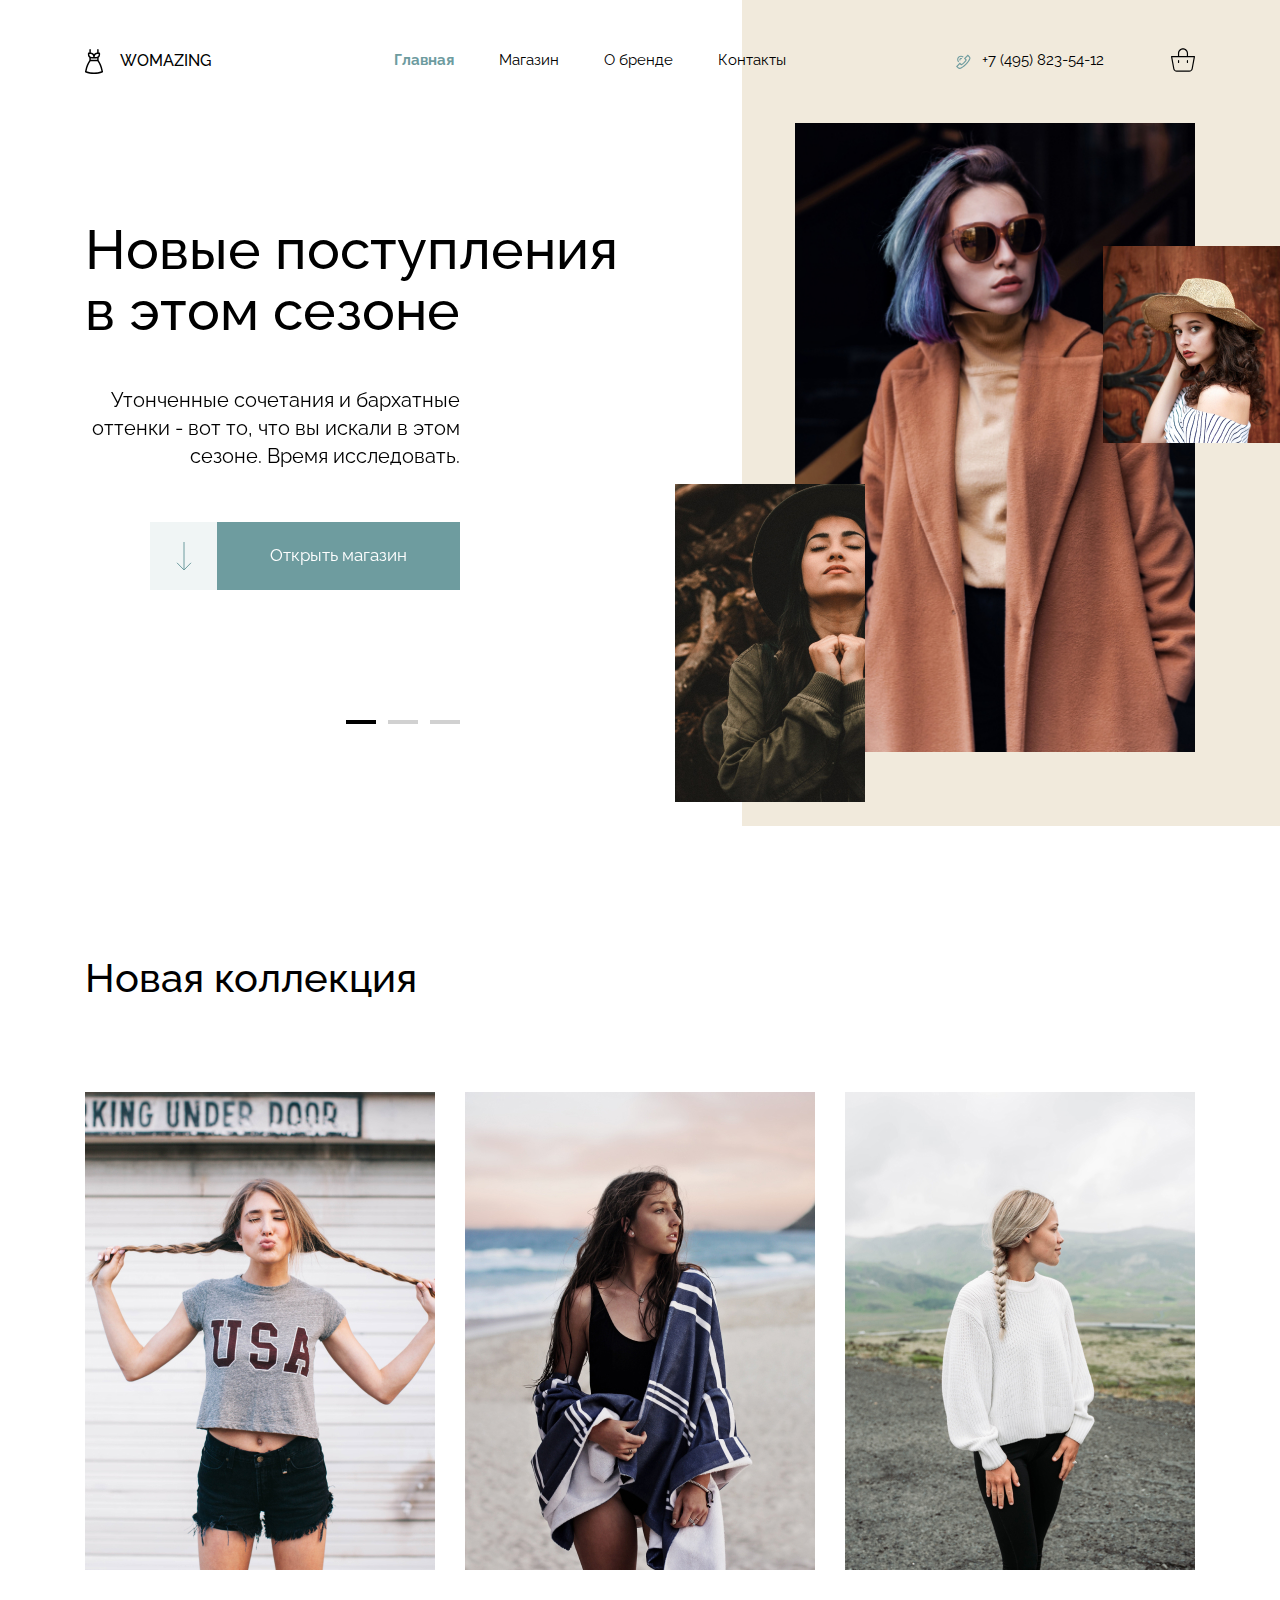
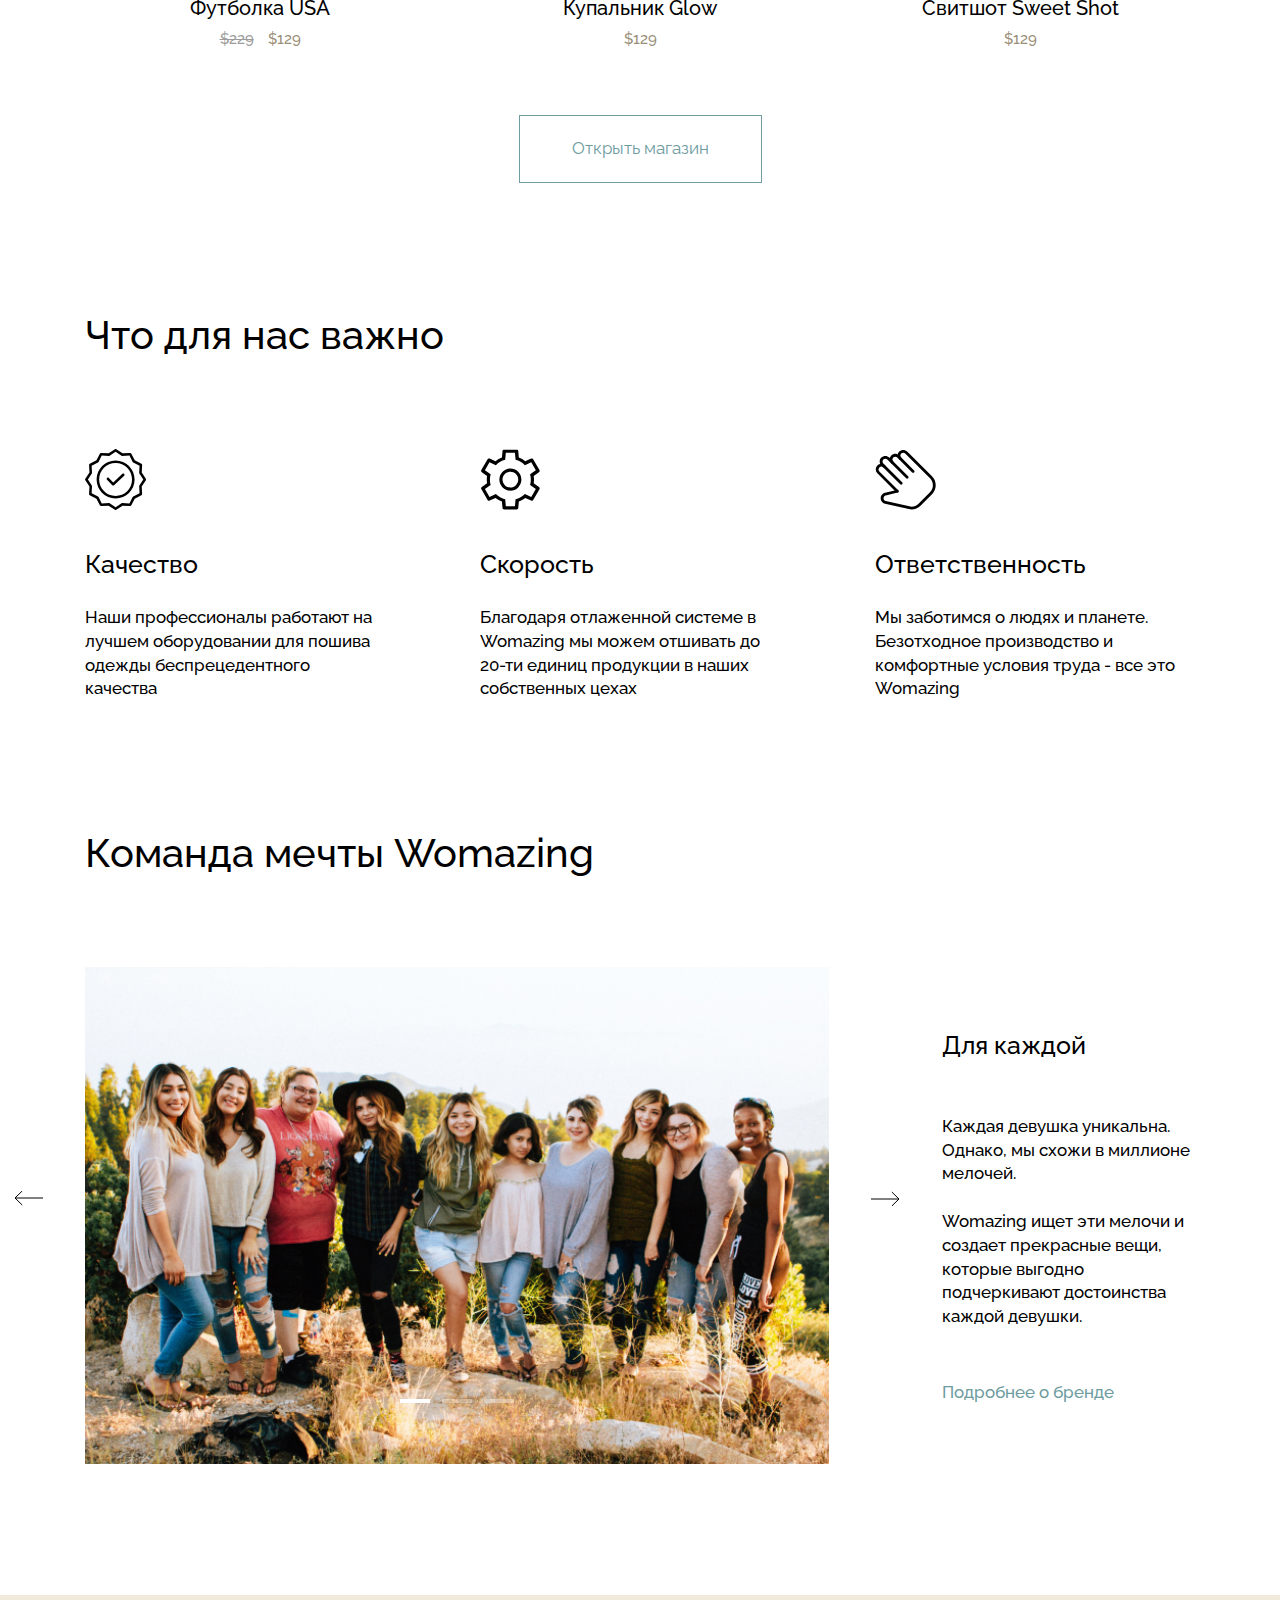
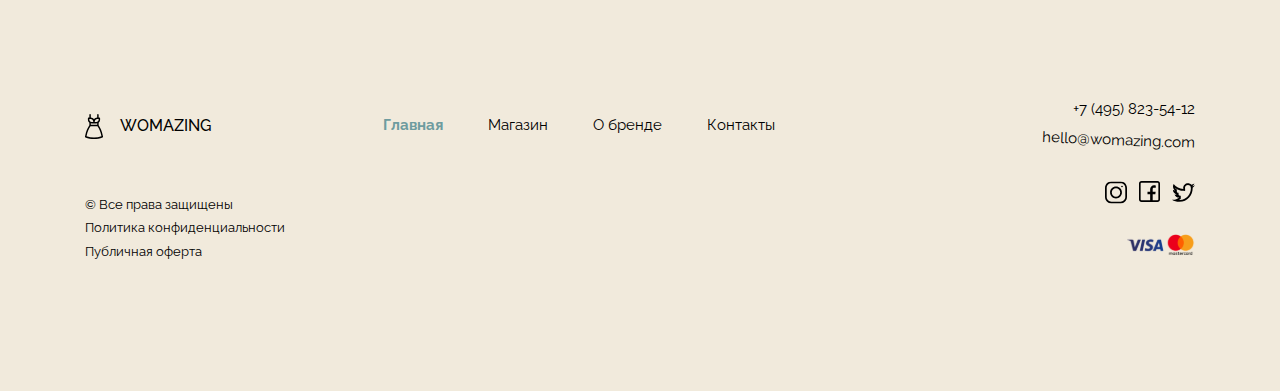
<file: index.html>
<!DOCTYPE html>
<html lang="ru">
<head>
    <meta charset="UTF-8">
    <title>WOMAZING</title>
    <meta name="viewport" content="width=device-width, initial-scale=1.0">
    <link rel="stylesheet" href="assets/css/styles.css">
    <link rel="preconnect" href="https://fonts.googleapis.com">
    <link rel="preconnect" href="https://fonts.gstatic.com" crossorigin>
    <link href="https://fonts.googleapis.com/css2?family=Raleway:wght@400;500;700&display=swap" rel="stylesheet">
    <link rel="stylesheet" href="assets/js/slick/slick-theme.css">
    <link rel="stylesheet" href="assets/js/slick/slick.css">
</head>
<body>
<div class="wrapper">
<header class="header" id="header">
    <div class="container">
        <div class="header__inner">
            <a href="index.html" class="header__logo">Womazing</a>
            <nav class="header-nav">
                <ul class="nav__list">
                    <li class="blue">
                        <a href="#" class="nav__link">Главная</a>
                    </li>
                    <li>
                        <a href="shop.html" class="nav__link">Магазин</a>
                    </li>
                    <li>
                        <a href="about.html" class="nav__link">О бренде</a>
                    </li>
                    <li>
                        <a href="contacts.html" class="nav__link">Контакты</a>
                    </li>
                </ul>

                <div class="nav__contacts">
                    <img src="assets/images/telephone.svg" alt="" class="nav__icon">
                    <a href="tel:+7(495)823-54-12" class="nav__phone">+7 (495) 823-54-12</a>
                    <a href="shop.html" class="nav__shop">
                        <img src="assets/images/shop.svg" alt="">
                    </a>
                </div>
            </nav>

            <button class="burger">
                <span class="burger__item"></span>
            </button>
        </div>
    </div>
</header>
<main class="main">
<section class="intro" id="intro">
    <div class="container">
        <div class="intro__block">
            <div class="intro__content">
                <div class="intro-slider">
                    <div class="slider__item">
                        <h1 class="intro__title">Новые поступления
                        в этом сезоне</h1>
                        <div class="intro__padding">
                            <div class="intro__text">Утонченные сочетания и бархатные оттенки - вот то, что вы искали в этом сезоне. Время исследовать.</div>
                            <div class="intro__buttons">
                                <a href="shop.html" class="intro__button--sm"><img src="assets/images/line.svg" alt=""></a>
                                <a href="shop.html" class="intro__button button">Открыть магазин</a>
                            </div>
                        </div>
                    </div>
                    <div class="slider__item">
                        <h1 class="intro__title">Новые поступления
                        в этом сезоне</h1>
                        <div class="intro__padding">
                            <div class="intro__text">Утонченные сочетания и бархатные оттенки - вот то, что вы искали в этом сезоне. Время исследовать.</div>
                            <div class="intro__buttons">
                                <a href="shop.html"class="intro__button--sm"><img src="assets/images/line.svg" alt=""></a>
                                <a href="shop.html" class="intro__button button">Открыть магазин</a>
                            </div>
                        </div>
                    </div>
                    <div class="slider__item">
                        <h1 class="intro__title">Новые поступления
                        в этом сезоне</h1>
                        <div class="intro__padding">
                            <div class="intro__text">Утонченные сочетания и бархатные оттенки - вот то, что вы искали в этом сезоне. Время исследовать.</div>
                            <div class="intro__buttons">
                                <a href="shop.html" class="intro__button--sm"><img src="assets/images/line.svg" alt=""></a>
                                <a href="shop.html" class="intro__button button">Открыть магазин</a>
                            </div>
                        </div>
                    </div>
                </div>
            </div>
            <div class="intro__photo">
                <img src="assets/images/intro_photo1.jpg" alt="" class="intro__img">
            </div>
        </div>
    </div>
</section>
<section class="section">
    <div class="container">
        <div class="collection">
            <h2 class="title">Новая коллекция</h2>
            <div class="collection__grid">
                <div class="collection__item">
                    <a href="item.html" class="collection__img--bg">
                        <img class="collection__img"src="assets/images/collection_item1.jpg" alt="">
                        <img class="collection__line"src="assets/images/collections_line.svg" alt="">
                    </a>
                    <h3 class="collection__name">Футболка USA</h3>
                    <div class="collection__price"><span>$229</span> $129</div>
                </div>
                <div class="collection__item">
                    <a href="item.html" class="collection__img--bg">
                        <img class="collection__img"src="assets/images/collection_item2.jpg" alt="">
                        <img class="collection__line"src="assets/images/collections_line.svg" alt="">
                    </a>
                    <h3 class="collection__name">Купальник Glow</h3>
                    <div class="collection__price"> $129</div>
                </div>
                <div class="collection__item">
                    <a href="item.html" class="collection__img--bg">
                        <img class="collection__img"src="assets/images/collection_item3.jpg" alt="">
                        <img class="collection__line"src="assets/images/collections_line.svg" alt="">
                    </a>
                    <h3 class="collection__name">Свитшот Sweet Shot</h3>
                    <div class="collection__price"> $129</div>
                </div>

            </div>
            <a href="shop.html" class="collection__button button">Открыть магазин</a>
        </div>
    </div>
</section><!--collection-->
<section class="section">
    <div class="container">
        <div class="importance">
            <h2 class="title">Что для нас важно</h2>
            <div class="importance__grid">
                <div class="importance__item">
                    <img src="assets/images/quality.svg" alt="">
                    <h3 class="importance__subtitle">Качество</h3>
                    <div class="importance__text">Наши профессионалы работают на лучшем оборудовании для пошива одежды беспрецедентного качества</div>
                </div>
                <div class="importance__item">
                    <img src="assets/images/gear.svg" alt="">
                    <h3 class="importance__subtitle">Скорость</h3>
                    <div class="importance__text">Благодаря отлаженной системе в Womazing мы можем отшивать до 20-ти единиц продукции в наших собственных цехах</div>
                </div>
                <div class="importance__item">
                    <img src="assets/images/hand.svg" alt="">
                    <h3 class="importance__subtitle">Ответственность</h3>
                    <div class="importance__text">Мы заботимся о людях и планете. Безотходное производство и комфортные условия труда - все это Womazing</div>
                </div>
            </div>
        </div>
    </div>
</section><!--importance-->
<section class="section">
    <div class="container">
        <div class="dreamteam">
            <h2 class="title">Команда мечты Womazing</h2>
            <div class="dreamteam__block">
                <div class="dreamteam__slider">
                    <div class="dreamteam__item">
                        <img src="assets/images/dreamteam1.jpg" alt="dreamteam">
                    </div>
                    <div class="dreamteam__item">
                         <img src="assets/images/dreamteam3.jpg" alt="dreamteam">
                    </div>
                    <div class="dreamteam__item">
                         <img src="assets/images/dreamteam2.jpg" alt="dreamteam">
                    </div>
                </div>
                <div class="dreamteam__content">
                    <h3 class="dreamteam__subtitle">Для каждой</h3>
                    <div class="dreamteam__text">
                        <p>Каждая девушка уникальна. Однако, мы схожи в миллионе мелочей.</p>
                        <p>Womazing ищет эти мелочи и создает прекрасные вещи, которые выгодно подчеркивают достоинства каждой девушки.</p>
                    </div>
                    <a href="#" class="dreamteam__brand">Подробнее о бренде</a>
                </div>
            </div>
        </div>
    </div>
</section><!--dreamteam-->
</main>
<footer class="footer">
    <div class="container">
        <div class="footer__inner">
            <a href="index.html" class="footer__logo">Womazing</a>
                <nav class="footer-nav">
                    <ul class="nav__list footer__list">
                        <li class="blue">
                            <a href="index.html" class="nav__link">Главная</a>
                        </li>
                        <li>
                            <a href="shop.html" class="nav__link">Магазин</a>
                        </li>
                        <li>
                            <a href="about.html" class="nav__link">О бренде</a>
                        </li>
                        <li>
                            <a href="contacts.html" class="nav__link">Контакты</a>
                        </li>
                    </ul>

                    <div class="footer__contacts">
                        <a href="tel:+7(495)823-54-12" class="footer__phone">+7 (495) 823-54-12</a>
                        <a href="mailto:hello@womazing.com" class="footer__mail main__footer__mail">hello@womazing.com</a>
                    </div>
                </nav>
        </div>
        <div class="footer__inner">
            <div class="footer__copyright">
               <span>© Все права защищены</span>
                <span>Политика конфиденциальности</span>
                Публичная оферта
            </div>
            <div class="footer__links">
                <div class="footer__icons">
                    <a href="#" target="_blank">
                        <img src="assets/images/instagram.svg" alt="">
                    </a>
                    <a href="#" target="_blank">
                        <img src="assets/images/facebook.svg" alt="">
                    </a>
                    <a href="#" target="_blank">
                        <img src="assets/images/twitter.svg" alt="">
                    </a>
                </div>
                <div class="footer__visa">
                    <img src="assets/images/visa-mastercard.svg" alt="visa">
                </div>
            </div>
        </div>
    </div>
</footer>
</div>



<script src="https://cdnjs.cloudflare.com/ajax/libs/jquery/3.6.0/jquery.min.js" integrity="sha512-894YE6QWD5I59HgZOGReFYm4dnWc1Qt5NtvYSaNcOP+u1T9qYdvdihz0PPSiiqn/+/3e7Jo4EaG7TubfWGUrMQ==" crossorigin="anonymous" referrerpolicy="no-referrer"></script>

<script src="assets/js/slick/slick.min.js"></script>

<script src="assets/js/app.js"></script>

</body>
</html>
</file>
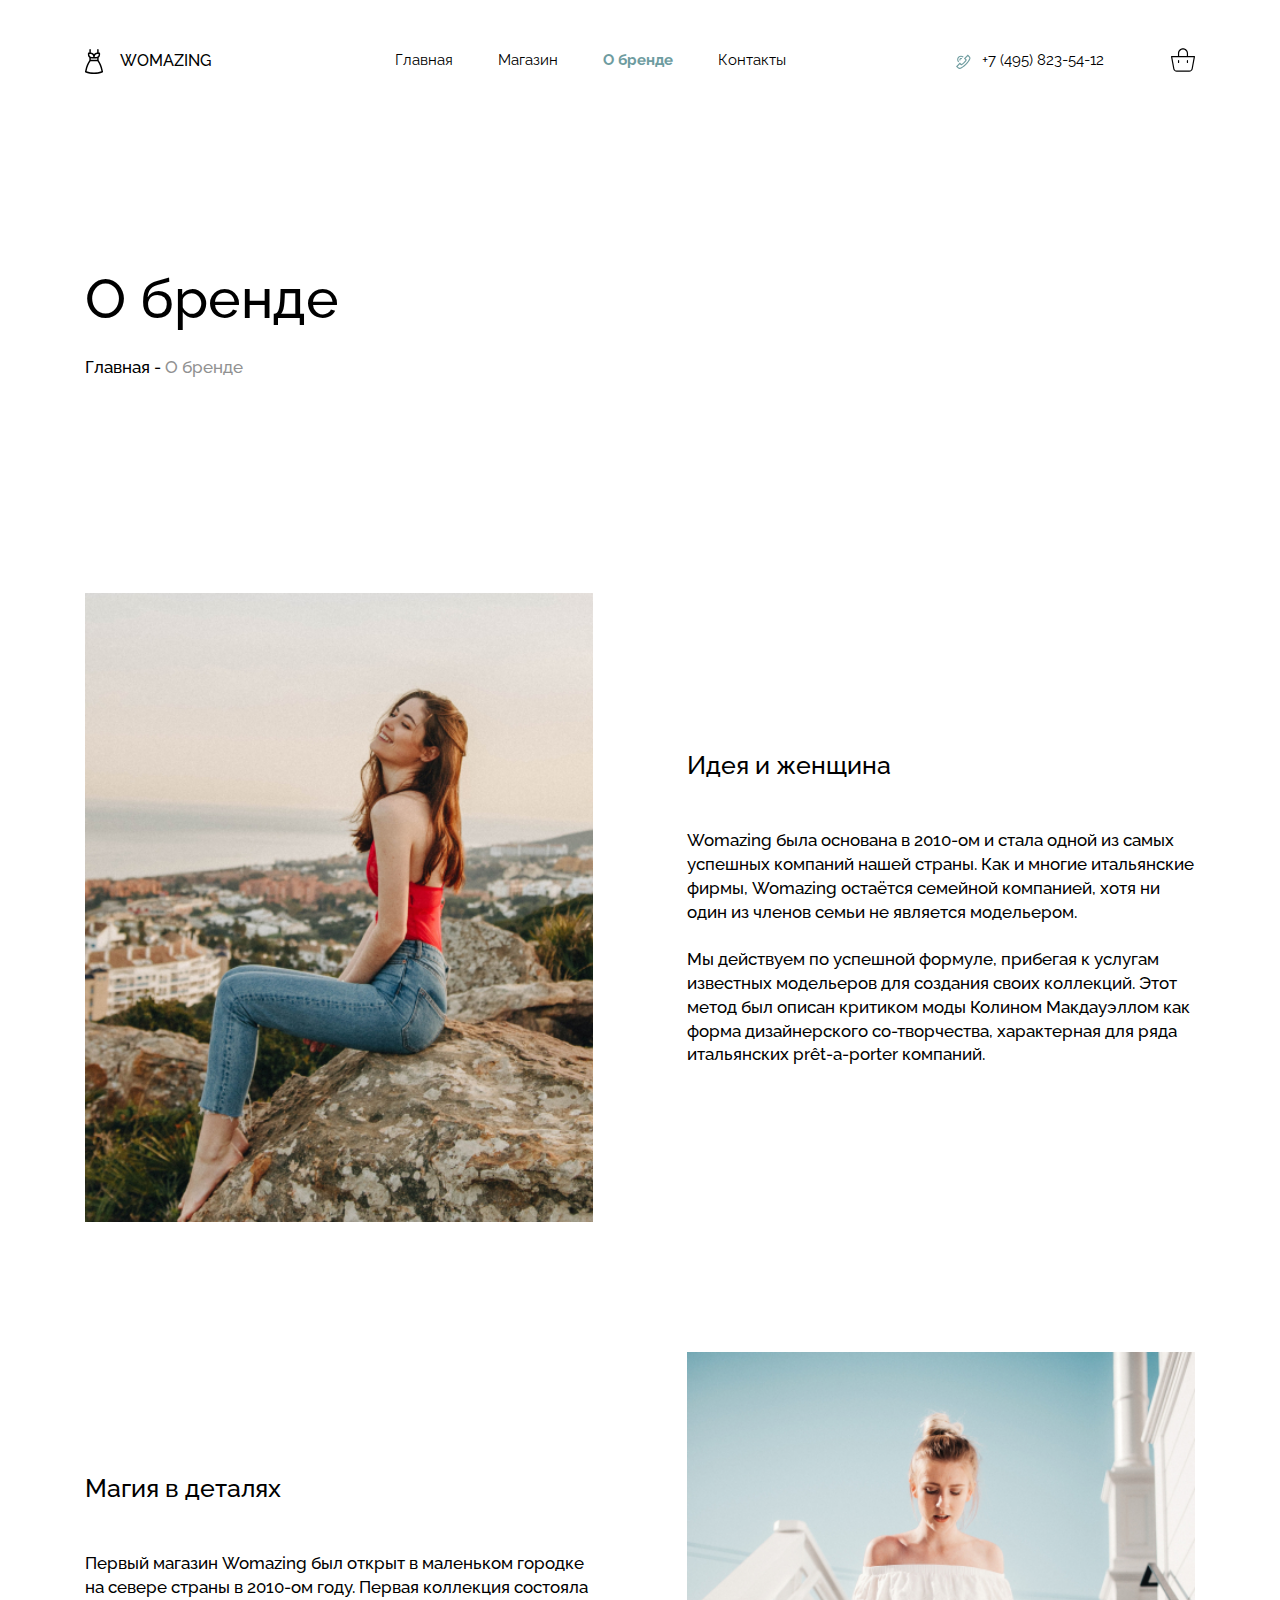
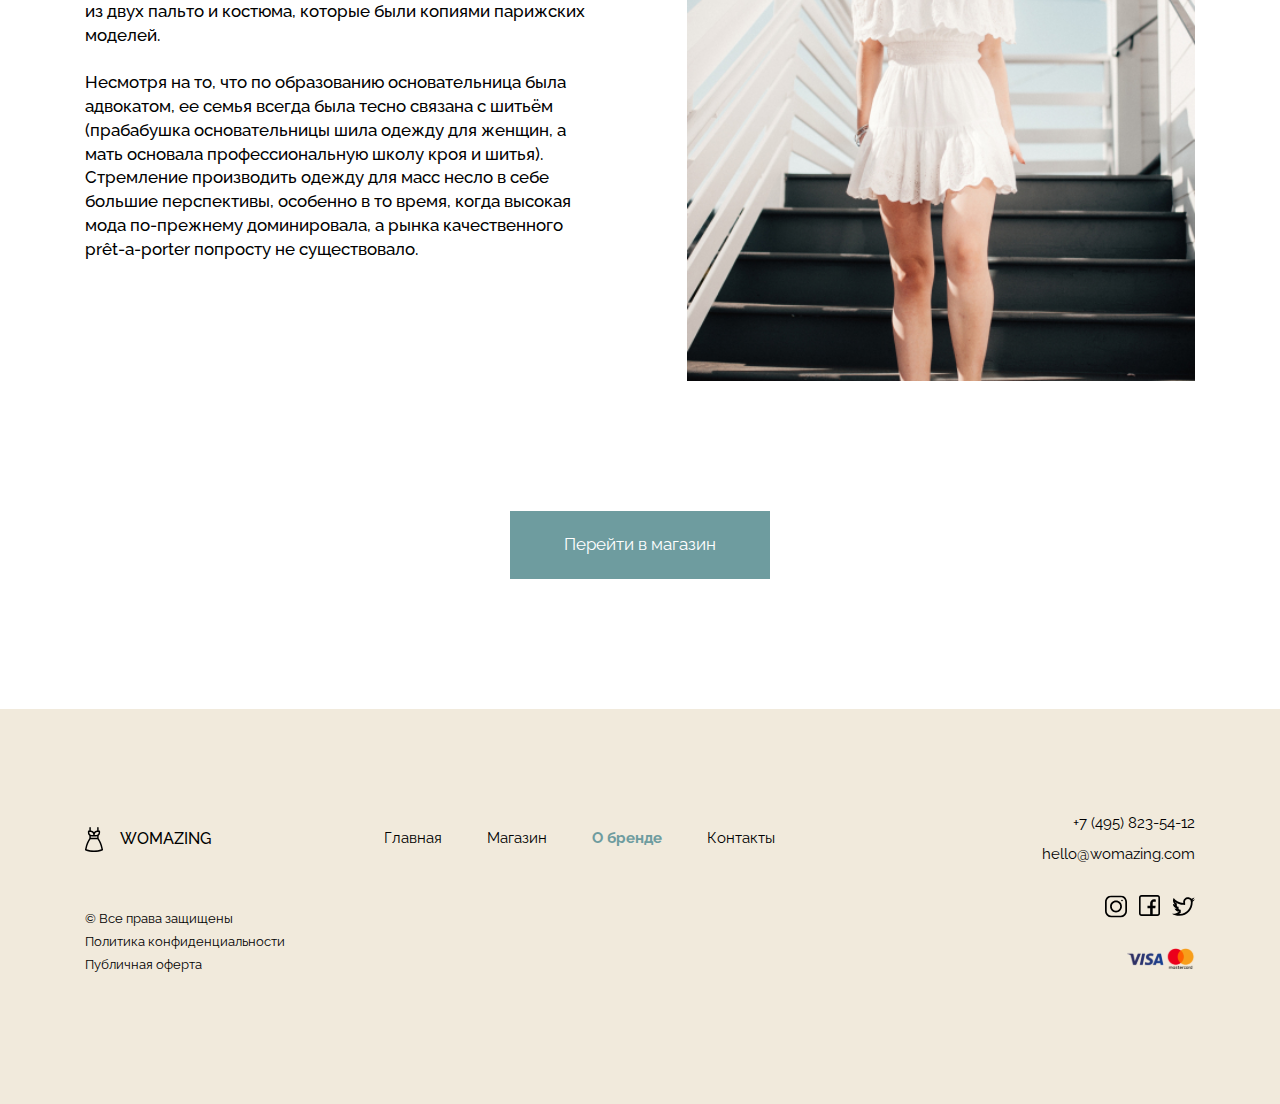
<file: about.html>
<!DOCTYPE html>
<html lang="ru">
<head>
    <meta charset="UTF-8">
    <title>WOMAZING</title>
    <meta name="viewport" content="width=device-width, initial-scale=1.0">
    <link rel="stylesheet" href="assets/css/styles.css">
    <link rel="preconnect" href="https://fonts.googleapis.com">
    <link rel="preconnect" href="https://fonts.gstatic.com" crossorigin>
    <link href="https://fonts.googleapis.com/css2?family=Raleway:wght@400;500;700&display=swap" rel="stylesheet">
    <link rel="stylesheet" href="assets/js/slick/slick-theme.css">
    <link rel="stylesheet" href="assets/js/slick/slick.css">
</head>
<body>
<div class="wrapper">
<header class="header" id="header">
    <div class="container">
        <div class="header__inner">
            <a href="index.html" class="header__logo">Womazing</a>
            <nav class="header-nav">
                <ul class="nav__list">
                    <li>
                        <a href="index.html" class="nav__link">Главная</a>
                    </li>
                    <li>
                        <a href="shop.html" class="nav__link">Магазин</a>
                    </li>
                    <li class="blue">
                        <a href="#" class="nav__link">О бренде</a>
                    </li>
                    <li>
                        <a href="contacts.html" class="nav__link">Контакты</a>
                    </li>
                </ul>

                <div class="nav__contacts">
                    <img src="assets/images/telephone.svg" alt="" class="nav__icon">
                    <a href="tel:+7(495)823-54-12" class="nav__phone">+7 (495) 823-54-12</a>
                    <a href="shop.html" class="nav__shop">
                        <img src="assets/images/shop.svg" alt="">
                    </a>
                </div>
            </nav>

            <button class="burger">
                <span class="burger__item"></span>
            </button>
        </div>
    </div>
</header>
<main class="main">
<div class="intro page-intro" id="intro">
<section class="page">
    <div class="container">
        <h1 class="page__title">О бренде</h1>
        <h2 class="page__subtitle">Главная - <span>О бренде</span></h2>
    </div>
</section>
</div>
<section class="about">
    <div class="container">
        <div class="about__grid">
            <div class="about__photo">
                <img src="assets/images/about1.jpg" alt="">
            </div>
            <div class="about__content">
                <h2 class="about__subtitle">Идея и женщина</h2>
                <div class="about__text">
                    <p>Womazing была основана в 2010-ом и стала одной из самых успешных компаний нашей страны. Как и многие итальянские фирмы, Womazing остаётся семейной компанией, хотя ни один из членов семьи не является модельером.</p>
                    <br>
                    <p>Мы действуем по успешной формуле, прибегая к услугам известных модельеров для создания своих коллекций. Этот метод был описан критиком моды Колином Макдауэллом как форма дизайнерского со-творчества, характерная для ряда итальянских prêt-a-porter компаний. </p>
                </div>
            </div>

            <div class="about__content">
                <h2 class="about__subtitle">Магия в деталях</h2>
                <div class="about__text">
                    <p>Первый магазин Womazing был открыт в маленьком городке на севере страны в 2010-ом году. Первая коллекция состояла из двух пальто и костюма, которые были копиями парижских моделей.</p>
                    <br>
                    <p>Несмотря на то, что по образованию основательница была адвокатом, ее семья всегда была тесно связана с шитьём (прабабушка основательницы шила одежду для женщин, а мать основала профессиональную школу кроя и шитья). Стремление производить одежду для масс несло в себе большие перспективы, особенно в то время, когда высокая мода по-прежнему доминировала, а рынка качественного prêt-a-porter попросту не существовало. </p>
                </div>
            </div>
            <div class="about__photo about__photo--2">
                <img src="assets/images/about2jpg.jpg" alt="">
            </div>
        </div>
        <a href="shop.html" class="about__button button">Перейти в магазин</a>
    </div>
</section>
</main>
<footer class="footer">
    <div class="container">
        <div class="footer__inner">
            <a href="index.html" class="footer__logo">Womazing</a>
                <nav class="footer-nav">
                    <ul class="nav__list footer__list">
                        <li>
                            <a href="index.html" class="nav__link">Главная</a>
                        </li>
                        <li>
                            <a href="shop.html" class="nav__link">Магазин</a>
                        </li>
                        <li class="blue">
                            <a href="about.html" class="nav__link">О бренде</a>
                        </li>
                        <li>
                            <a href="contacts.html" class="nav__link">Контакты</a>
                        </li>
                    </ul>

                    <div class="footer__contacts">
                        <a href="tel:+7(495)823-54-12" class="footer__phone">+7 (495) 823-54-12</a>
                        <a href="mailto:hello@womazing.com" class="footer__mail">hello@womazing.com</a>
                    </div>
                </nav>
        </div>
        <div class="footer__inner">
            <div class="footer__copyright">
               <span>© Все права защищены</span>
                <span>Политика конфиденциальности</span>
                Публичная оферта
            </div>
            <div class="footer__links">
                <div class="footer__icons">
                    <a href="#" target="_blank">
                        <img src="assets/images/instagram.svg" alt="">
                    </a>
                    <a href="#" target="_blank">
                        <img src="assets/images/facebook.svg" alt="">
                    </a>
                    <a href="#" target="_blank">
                        <img src="assets/images/twitter.svg" alt="">
                    </a>
                </div>
                <div class="footer__visa">
                    <img src="assets/images/visa-mastercard.svg" alt="visa">
                </div>
            </div>
        </div>
    </div>
</footer>
</div>



<script src="https://cdnjs.cloudflare.com/ajax/libs/jquery/3.6.0/jquery.min.js" integrity="sha512-894YE6QWD5I59HgZOGReFYm4dnWc1Qt5NtvYSaNcOP+u1T9qYdvdihz0PPSiiqn/+/3e7Jo4EaG7TubfWGUrMQ==" crossorigin="anonymous" referrerpolicy="no-referrer"></script>

<script src="assets/js/slick/slick.min.js"></script>

<script src="assets/js/app.js"></script>
</body>
</html>
</file>
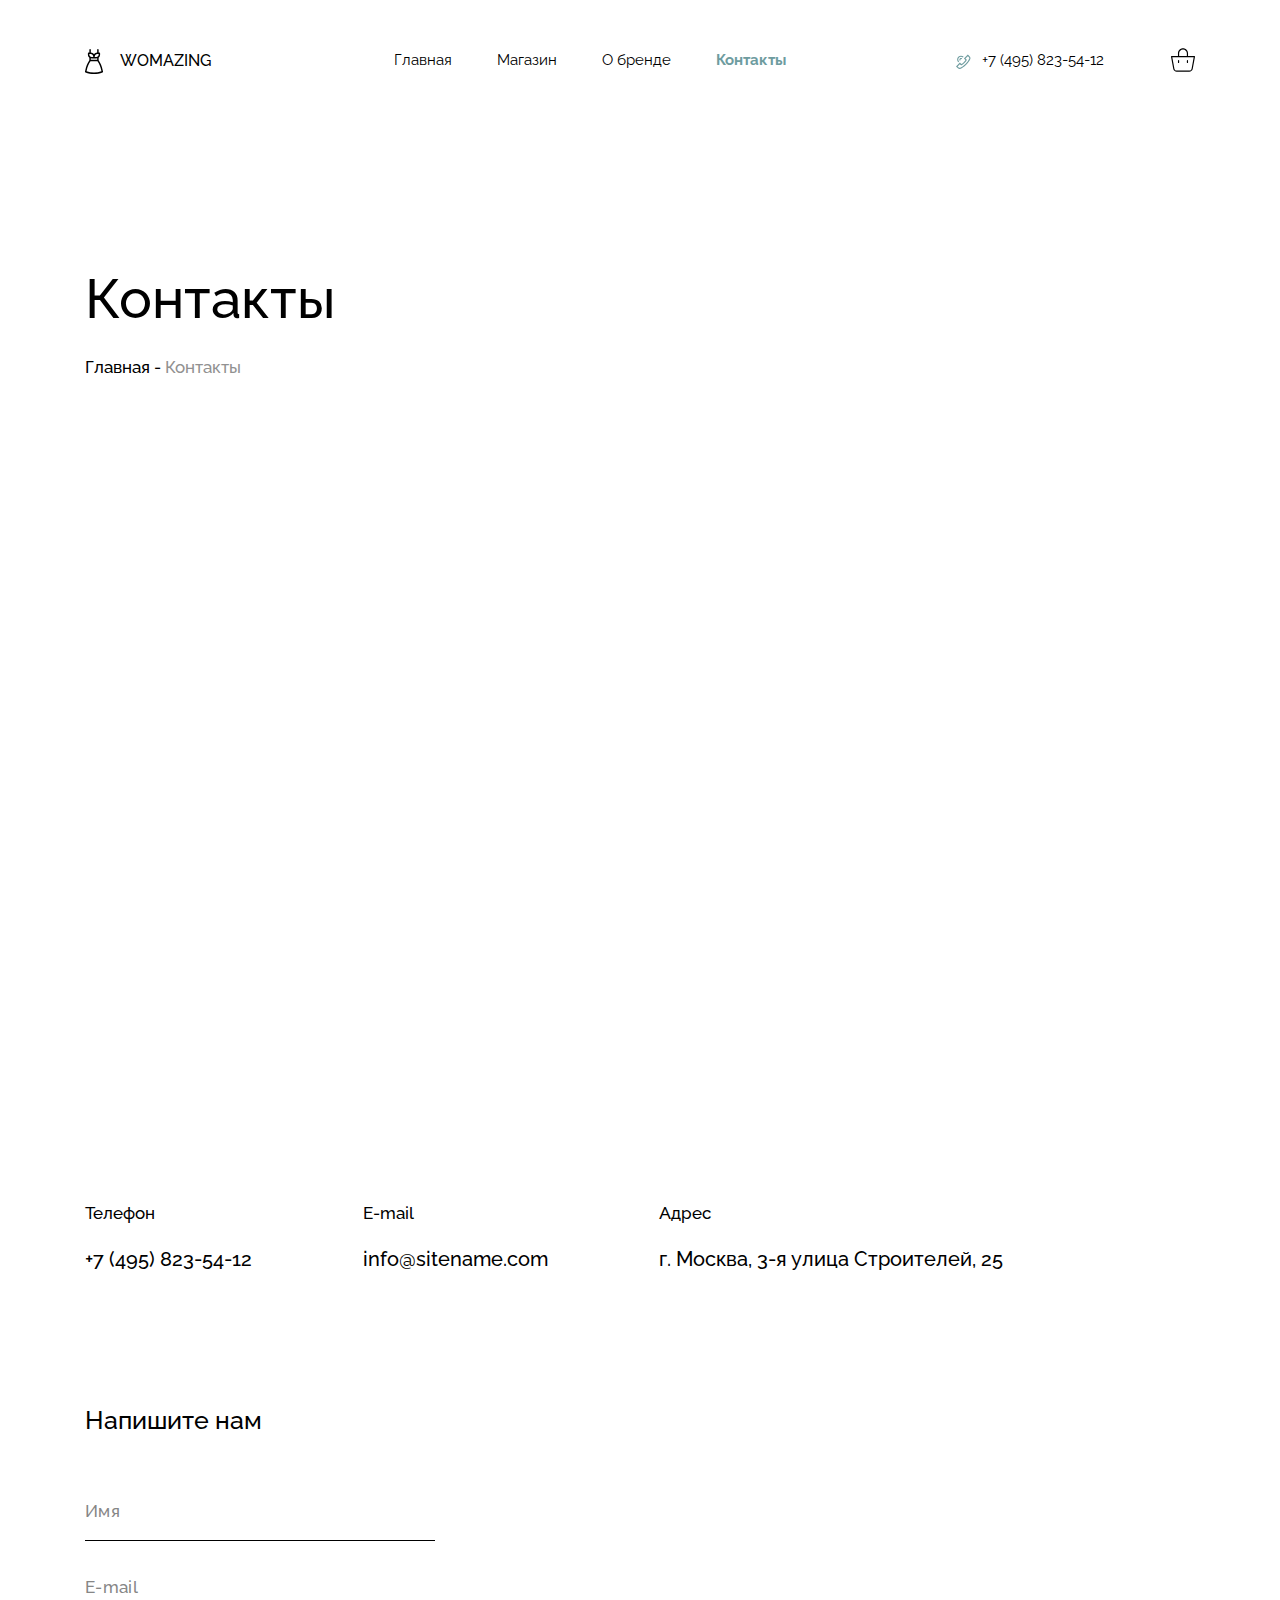
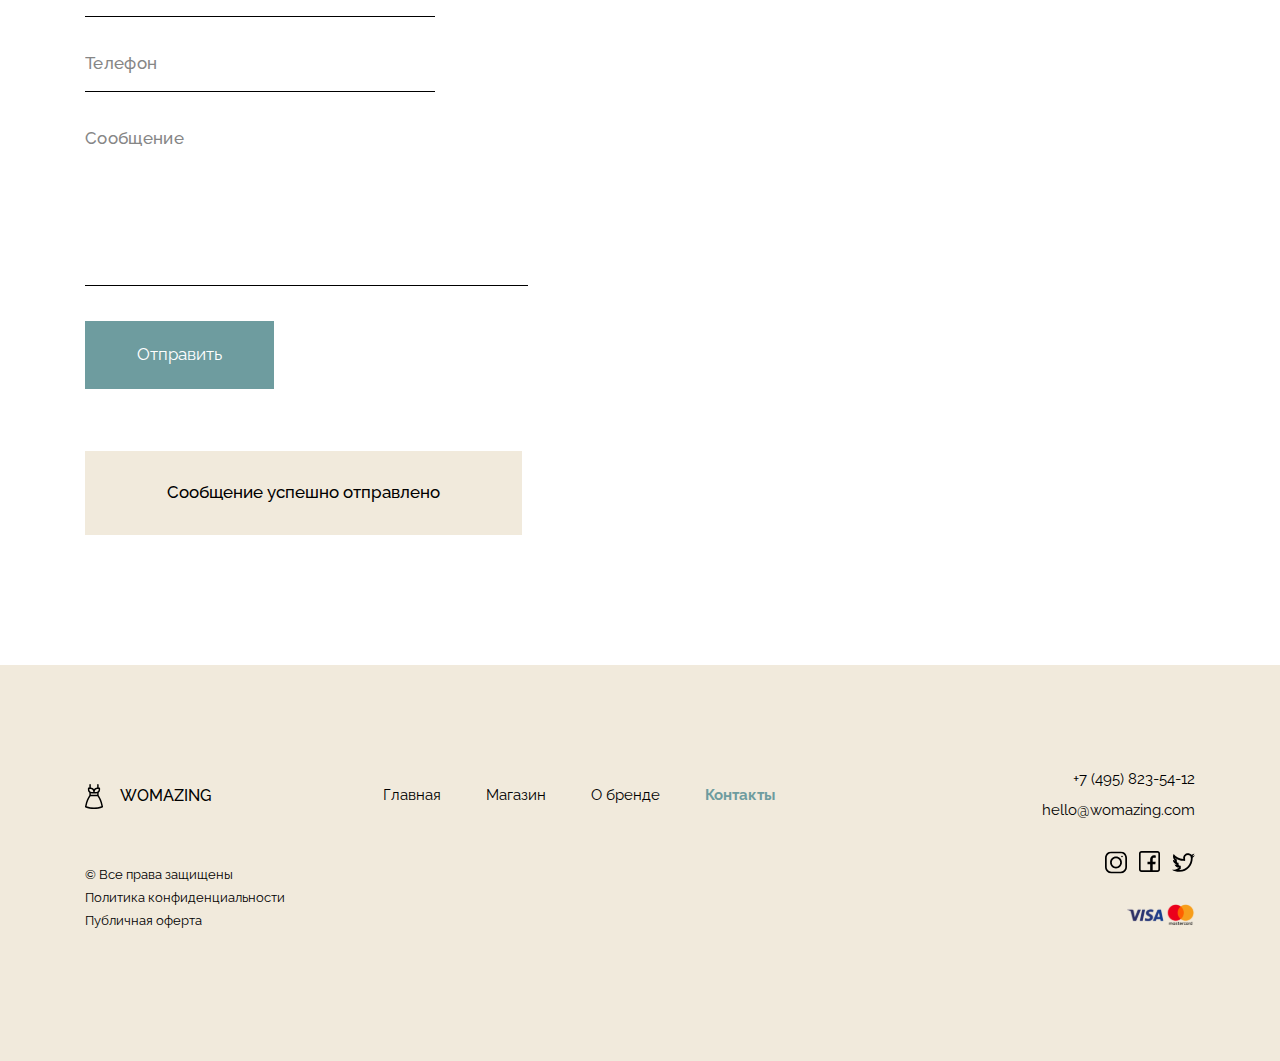
<file: contacts.html>
<!DOCTYPE html>
<html lang="ru">
<head>
    <meta charset="UTF-8">
    <title>WOMAZING</title>
    <meta name="viewport" content="width=device-width, initial-scale=1.0">
    <link rel="stylesheet" href="assets/css/styles.css">
    <link rel="preconnect" href="https://fonts.googleapis.com">
    <link rel="preconnect" href="https://fonts.gstatic.com" crossorigin>
    <link href="https://fonts.googleapis.com/css2?family=Raleway:wght@400;500;700&display=swap" rel="stylesheet">
    <link rel="stylesheet" href="assets/js/slick/slick-theme.css">
    <link rel="stylesheet" href="assets/js/slick/slick.css">
</head>
<body>
<div class="wrapper">
<header class="header" id="header">
    <div class="container">
        <div class="header__inner">
            <a href="index.html" class="header__logo">Womazing</a>
            <nav class="header-nav">
                <ul class="nav__list">
                    <li>
                        <a href="index.html" class="nav__link">Главная</a>
                    </li>
                    <li>
                        <a href="shop.html" class="nav__link">Магазин</a>
                    </li>
                    <li>
                        <a href="about.html" class="nav__link">О бренде</a>
                    </li>
                    <li class="blue">
                        <a href="contacts.html" class="nav__link">Контакты</a>
                    </li>
                </ul>

                <div class="nav__contacts">
                    <img src="assets/images/telephone.svg" alt="" class="nav__icon">
                    <a href="tel:+7(495)823-54-12" class="nav__phone">+7 (495) 823-54-12</a>
                    <a href="shop.html" class="nav__shop">
                        <img src="assets/images/shop.svg" alt="">
                    </a>
                </div>
            </nav>

            <button class="burger">
                <span class="burger__item"></span>
            </button>
        </div>
    </div>
</header>
<main class="main">
<div class="intro page-intro" id="intro">
<section class="page">
    <div class="container">
        <h1 class="page__title">Контакты</h1>
        <h2 class="page__subtitle">Главная - <span>Контакты</span></h2>
    </div>
</section>
</div>
<section class="map">
    <div class="container">
        <iframe src="https://yandex.ru/map-widget/v1/?um=constructor%3A0bca390d3f146251b0a520b4eb2572c72b5585e77683723b23b02efc95b3b416&amp;source=constructor" frameborder="0"></iframe>
        <div class="map__contacts">
            <div class="map__item">
                <div class="map__name">Телефон</div>
                <a href="tel:+7(495)823-54-12" class="map__link">+7 (495) 823-54-12</a>
            </div>
            <div class="map__item">
                <div class="map__name">E-mail</div>
                <a href="mailto:info@sitename.com" class="map__link">info@sitename.com</a>
            </div>
            <div class="map__item">
                <div class="map__name">Адрес</div>
                <a href="#" class="map__link">г. Москва, 3-я улица Строителей, 25</a>
            </div>
        </div>
    </div>
</section>
<section class="form">
    <div class="container">
        <h2 class="form__subtitle">Напишите нам</h2>
        <form action="/" method="post" class="form__form">
            <input type="text" class="form__input" placeholder="Имя">
            <input type="email" class="form__input" placeholder="E-mail">
            <input type="tel" class="form__input" placeholder="Телефон">
            <textarea type="text" class="form__input form__input--lg" placeholder="Сообщение"></textarea>
            <button class="form__button button">Отправить</button>
            <div class="form__message">Сообщение успешно отправлено</div>
        </form>
    </div>
</section>
</main>
<footer class="footer">
    <div class="container">
        <div class="footer__inner">
            <a href="index.html" class="footer__logo">Womazing</a>
                <nav class="footer-nav">
                    <ul class="nav__list footer__list">
                        <li>
                            <a href="index.html" class="nav__link">Главная</a>
                        </li>
                        <li>
                            <a href="shop.html" class="nav__link">Магазин</a>
                        </li>
                        <li>
                            <a href="about.html" class="nav__link">О бренде</a>
                        </li>
                        <li class="blue">
                            <a href="contacts.html" class="nav__link">Контакты</a>
                        </li>
                    </ul>

                    <div class="footer__contacts">
                        <a href="tel:+7(495)823-54-12" class="footer__phone">+7 (495) 823-54-12</a>
                        <a href="mailto:hello@womazing.com" class="footer__mail">hello@womazing.com</a>
                    </div>
                </nav>
        </div>
        <div class="footer__inner">
            <div class="footer__copyright">
               <span>© Все права защищены</span>
                <span>Политика конфиденциальности</span>
                Публичная оферта
            </div>
            <div class="footer__links">
                <div class="footer__icons">
                    <a href="#" target="_blank">
                        <img src="assets/images/instagram.svg" alt="">
                    </a>
                    <a href="#" target="_blank">
                        <img src="assets/images/facebook.svg" alt="">
                    </a>
                    <a href="#" target="_blank">
                        <img src="assets/images/twitter.svg" alt="">
                    </a>
                </div>
                <div class="footer__visa">
                    <img src="assets/images/visa-mastercard.svg" alt="visa">
                </div>
            </div>
        </div>
    </div>
</footer>
</div>



<script src="https://cdnjs.cloudflare.com/ajax/libs/jquery/3.6.0/jquery.min.js" integrity="sha512-894YE6QWD5I59HgZOGReFYm4dnWc1Qt5NtvYSaNcOP+u1T9qYdvdihz0PPSiiqn/+/3e7Jo4EaG7TubfWGUrMQ==" crossorigin="anonymous" referrerpolicy="no-referrer"></script>

<script src="assets/js/slick/slick.min.js"></script>

<script src="assets/js/app.js"></script>
</body>
</html>
</file>
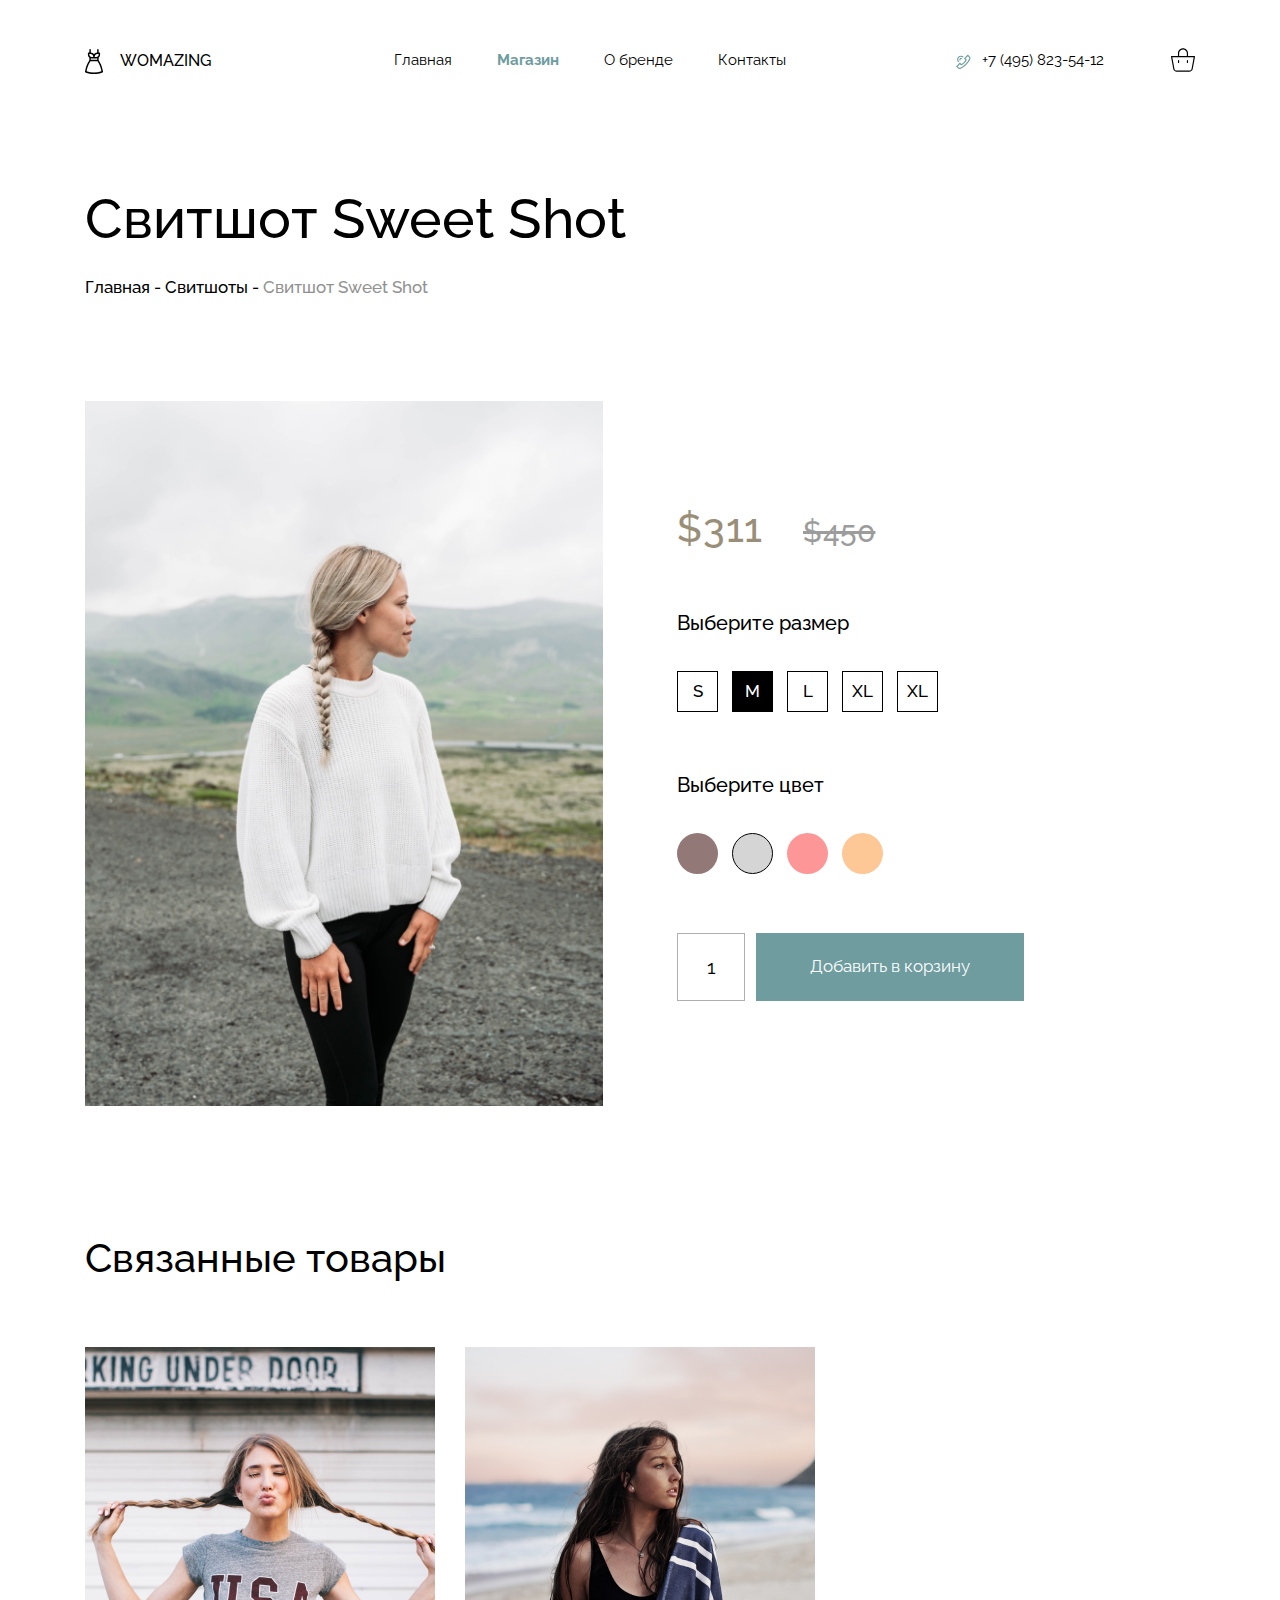
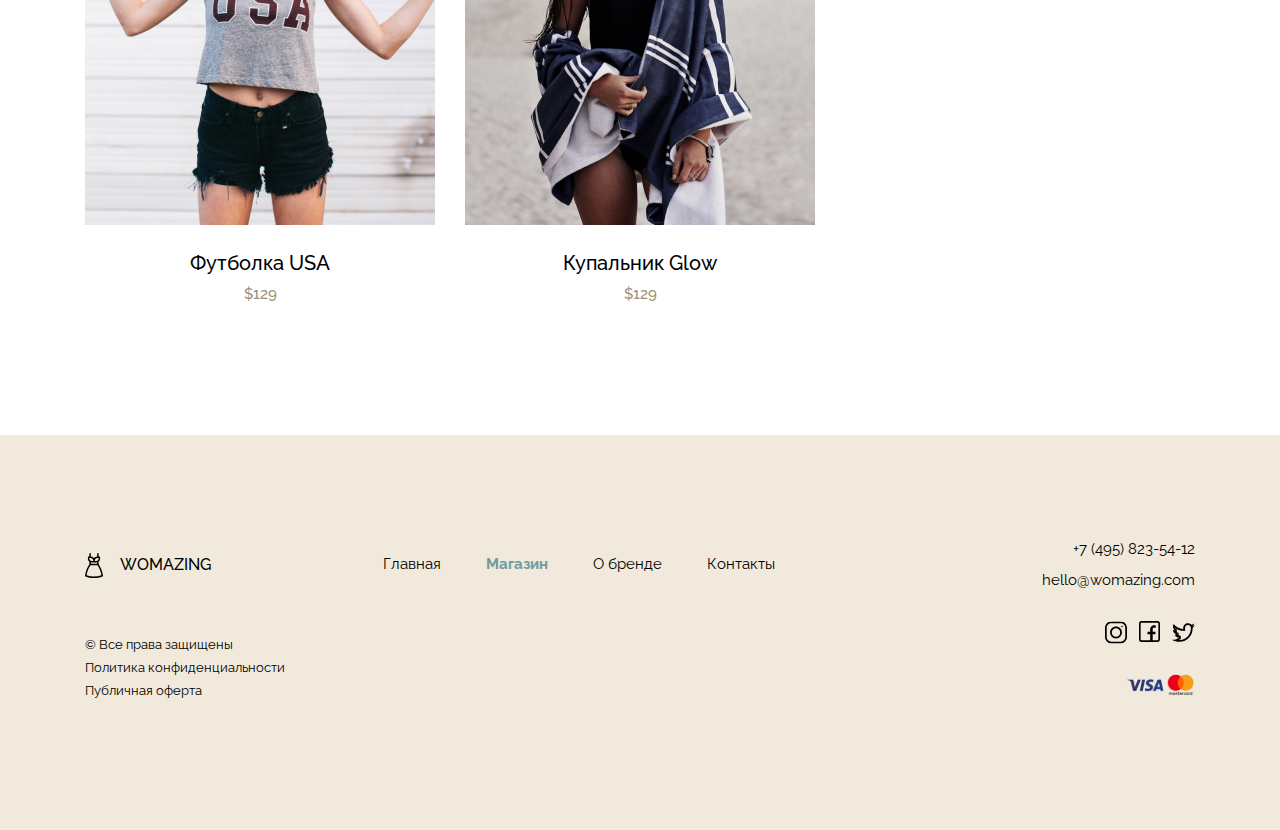
<file: item.html>
<!DOCTYPE html>
<html lang="ru">
<head>
    <meta charset="UTF-8">
    <title>WOMAZING</title>
    <meta name="viewport" content="width=device-width, initial-scale=1.0">
    <link rel="stylesheet" href="assets/css/styles.css">
    <link rel="preconnect" href="https://fonts.googleapis.com">
    <link rel="preconnect" href="https://fonts.gstatic.com" crossorigin>
    <link href="https://fonts.googleapis.com/css2?family=Raleway:wght@400;500;700&display=swap" rel="stylesheet">
    <link rel="stylesheet" href="assets/js/slick/slick-theme.css">
    <link rel="stylesheet" href="assets/js/slick/slick.css">
</head>
<body>
<div class="wrapper">
<header class="header" id="header">
    <div class="container">
        <div class="header__inner">
            <a href="index.html" class="header__logo">Womazing</a>
            <nav class="header-nav">
                <ul class="nav__list">
                    <li>
                        <a href="index.html" class="nav__link">Главная</a>
                    </li>
                    <li class="blue">
                        <a href="shop.html" class="nav__link">Магазин</a>
                    </li>
                    <li>
                        <a href="about.html" class="nav__link">О бренде</a>
                    </li>
                    <li>
                        <a href="contacts.html" class="nav__link">Контакты</a>
                    </li>
                </ul>

                <div class="nav__contacts">
                    <img src="assets/images/telephone.svg" alt="" class="nav__icon">
                    <a href="tel:+7(495)823-54-12" class="nav__phone">+7 (495) 823-54-12</a>
                    <a href="shop.html" class="nav__shop">
                        <img src="assets/images/shop.svg" alt="">
                    </a>
                </div>
            </nav>

            <button class="burger">
                <span class="burger__item"></span>
            </button>
        </div>
    </div>
</header>
<main class="main">
<div class="intro page-intro item-intro" id="intro">
<section class="page item__page">
    <div class="container">
        <h1 class="page__title">Свитшот Sweet Shot</h1>
        <h2 class="page__subtitle">Главная - Свитшоты - <span>Свитшот Sweet Shot</span></h2>
    </div>
</section>
</div>
<div class="sweetshot">
    <div class="container">
        <div class="sweetshot__grid">
            <div class="sweetshot__photo">
                <img src="assets/images/item1.jpg" alt="sweetshot">
            </div>
            <div class="sweetshot__content">
                <div class="sweetshot__price">$311 <span>$450</span></div>
                <div class="sweetshot__choice">Выберите размер</div>
                <div class="sweetshot__buttons">
                    <button class="sweetshot__button">S</button>
                    <button class="sweetshot__button active">M</button>
                    <button class="sweetshot__button">L</button>
                    <button class="sweetshot__button">XL</button>
                    <button class="sweetshot__button">XL</button>
                </div>
                <div class="sweetshot__choice">Выберите цвет</div>
                <div class="sweetshot__buttons">
                    <button class="sweetshot__color__button sweetshot__color__button--broun"></button>
                    <button class="sweetshot__color__button active sweetshot__color__button--gray"></button>
                    <button class="sweetshot__color__button sweetshot__color__button--pink"></button>
                    <button class="sweetshot__color__button sweetshot__color__button--yellow"></button>
                </div>
                <div class="sweetshot__basket">
                    <input type="number" class="sweetshot__input" min="1"
                    value="1">
                    <button class="sweetshot__button--lg button">Добавить в корзину</button>
                </div>
            </div>
        </div>
    </div>
</div>
<section class="related">
    <div class="container">
        <h2 class="title related__title">Связанные товары</h2>
        <div class="collection__grid">
            <div class="collection__item">
                    <a href="#" class="collection__img--bg">
                        <img class="collection__img"src="assets/images/collection_item1.jpg" alt="">
                        <img class="collection__line"src="assets/images/collections_line.svg" alt="">
                    </a>
                    <h3 class="collection__name">Футболка USA</h3>
                    <div class="collection__price"> $129</div>
                </div>
                <div class="collection__item">
                    <a href="#" class="collection__img--bg">
                        <img class="collection__img"src="assets/images/collection_item2.jpg" alt="">
                        <img class="collection__line"src="assets/images/collections_line.svg" alt="">
                    </a>
                    <h3 class="collection__name">Купальник Glow</h3>
                    <div class="collection__price"> $129</div>
                </div>
        </div>
    </div>
</section>
</main>
<footer class="footer item__footer">
    <div class="container">
        <div class="footer__inner">
            <a href="index.html" class="footer__logo">Womazing</a>
                <nav class="footer-nav">
                    <ul class="nav__list footer__list">
                        <li>
                            <a href="index.html" class="nav__link">Главная</a>
                        </li>
                        <li class="blue">
                            <a href="shop.html" class="nav__link">Магазин</a>
                        </li>
                        <li>
                            <a href="about.html" class="nav__link">О бренде</a>
                        </li>
                        <li class="active">
                            <a href="contacts.html" class="nav__link">Контакты</a>
                        </li>
                    </ul>

                    <div class="footer__contacts">
                        <a href="tel:+7(495)823-54-12" class="footer__phone">+7 (495) 823-54-12</a>
                        <a href="mailto:hello@womazing.com" class="footer__mail">hello@womazing.com</a>
                    </div>
                </nav>
        </div>
        <div class="footer__inner">
            <div class="footer__copyright">
               <span>© Все права защищены</span>
                <span>Политика конфиденциальности</span>
                Публичная оферта
            </div>
            <div class="footer__links">
                <div class="footer__icons">
                    <a href="#" target="_blank">
                        <img src="assets/images/instagram.svg" alt="">
                    </a>
                    <a href="#" target="_blank">
                        <img src="assets/images/facebook.svg" alt="">
                    </a>
                    <a href="#" target="_blank">
                        <img src="assets/images/twitter.svg" alt="">
                    </a>
                </div>
                <div class="footer__visa">
                    <img src="assets/images/visa-mastercard.svg" alt="visa">
                </div>
            </div>
        </div>
    </div>
</footer>
</div>



<script src="https://cdnjs.cloudflare.com/ajax/libs/jquery/3.6.0/jquery.min.js" integrity="sha512-894YE6QWD5I59HgZOGReFYm4dnWc1Qt5NtvYSaNcOP+u1T9qYdvdihz0PPSiiqn/+/3e7Jo4EaG7TubfWGUrMQ==" crossorigin="anonymous" referrerpolicy="no-referrer"></script>

<script src="assets/js/slick/slick.min.js"></script>

<script src="assets/js/app.js"></script>
</body>
</html>
</file>
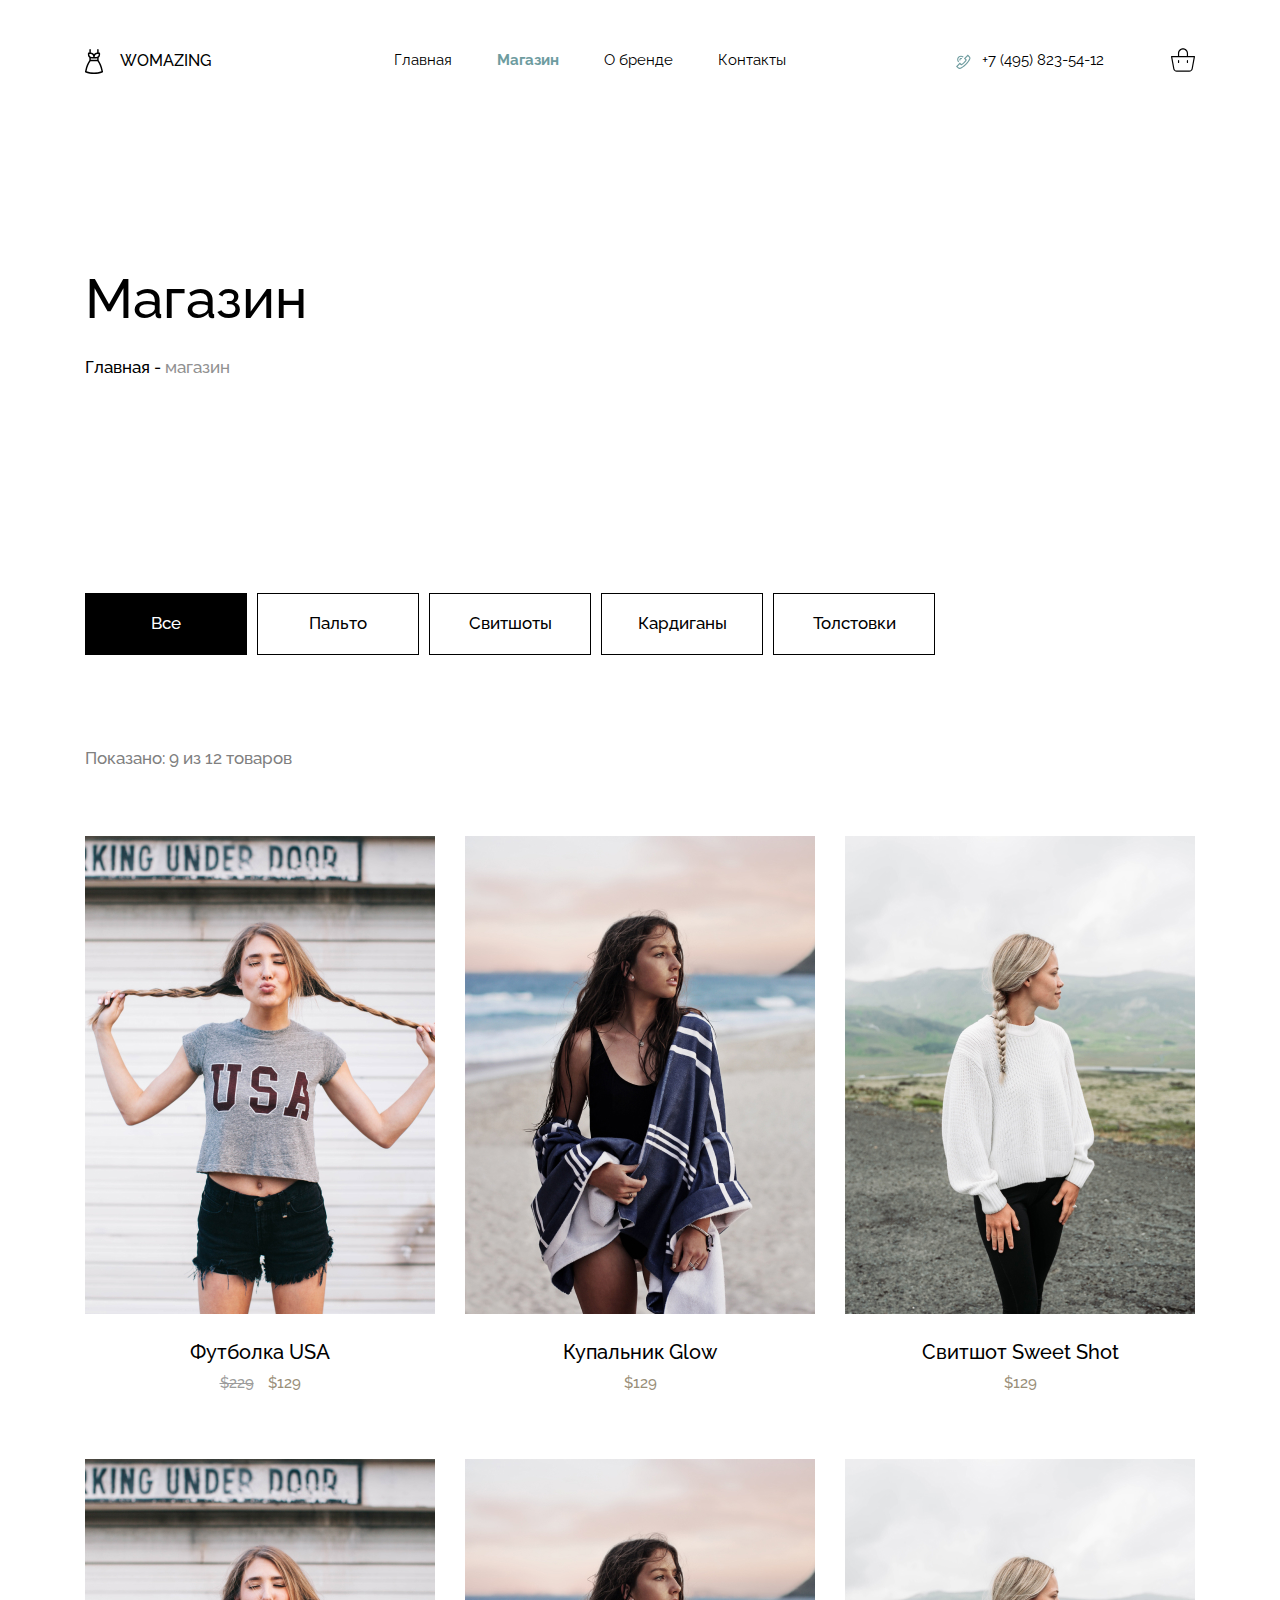
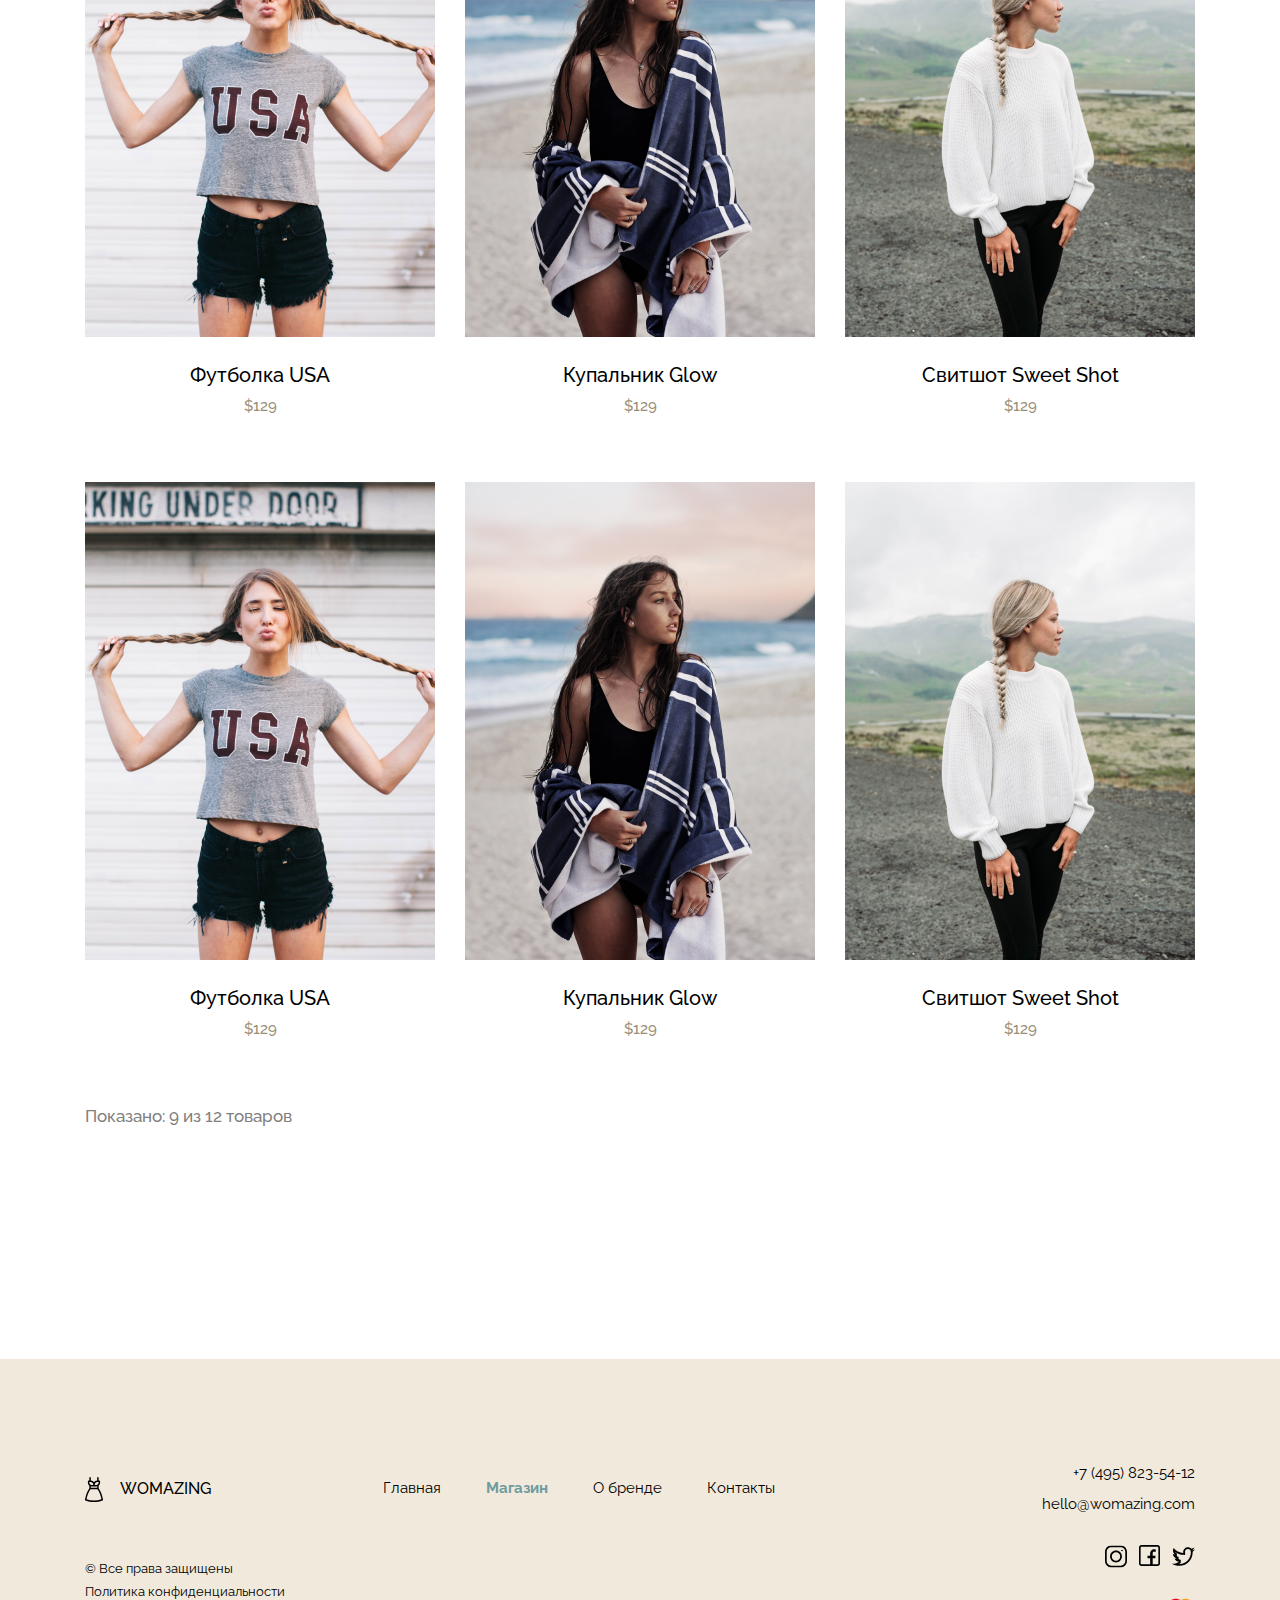
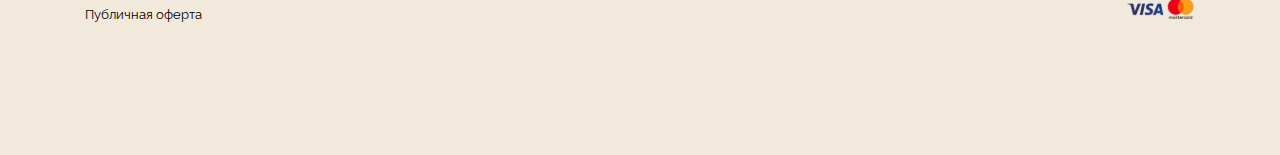
<file: shop.html>
<!DOCTYPE html>
<html lang="ru">
<head>
    <meta charset="UTF-8">
    <title>WOMAZING</title>
    <meta name="viewport" content="width=device-width, initial-scale=1.0">
    <link rel="stylesheet" href="assets/css/styles.css">
    <link rel="preconnect" href="https://fonts.googleapis.com">
    <link rel="preconnect" href="https://fonts.gstatic.com" crossorigin>
    <link href="https://fonts.googleapis.com/css2?family=Raleway:wght@400;500;700&display=swap" rel="stylesheet">
    <link rel="stylesheet" href="assets/js/slick/slick-theme.css">
    <link rel="stylesheet" href="assets/js/slick/slick.css">
</head>
<body>
<div class="wrapper">
<header class="header" id="header">
    <div class="container">
        <div class="header__inner">
            <a href="index.html" class="header__logo">Womazing</a>
            <nav class="header-nav">
                <ul class="nav__list">
                    <li>
                        <a href="index.html" class="nav__link">Главная</a>
                    </li>
                    <li class="blue">
                        <a href="#" class="nav__link">Магазин</a>
                    </li>
                    <li>
                        <a href="about.html" class="nav__link">О бренде</a>
                    </li>
                    <li>
                        <a href="contacts.html" class="nav__link">Контакты</a>
                    </li>
                </ul>

                <div class="nav__contacts">
                    <img src="assets/images/telephone.svg" alt="" class="nav__icon">
                    <a href="tel:+7(495)823-54-12" class="nav__phone">+7 (495) 823-54-12</a>
                    <a href="#" class="nav__shop">
                        <img src="assets/images/shop.svg" alt="">
                    </a>
                </div>
            </nav>

            <button class="burger">
                <span class="burger__item"></span>
            </button>
        </div>
    </div>
</header>
<main class="main">
<div class="intro page-intro" id="intro">
<section class="page">
    <div class="container">
        <h1 class="page__title">Магазин</h1>
        <h2 class="page__subtitle">Главная - <span>магазин</span></h2>
    </div>
</section>
</div>
<section class="goods">
    <div class="container">
        <div class="goods__buttons">
            <button class="goods__button active">Все</button>
            <button class="goods__button">Пальто</button>
            <button class="goods__button">Свитшоты</button>
            <button class="goods__button">Кардиганы</button>
            <button class="goods__button">Толстовки</button>
        </div>
        <h2 class="goods__subtitle">Показано: 9 из 12 товаров</h2>
        <div class="collection__grid">
            <div class="collection__item">
                <a href="item.html" class="collection__img--bg">
                    <img class="collection__img"src="assets/images/collection_item1.jpg" alt="">
                    <img class="collection__line"src="assets/images/collections_line.svg" alt="">
                </a>
                <h3 class="collection__name">Футболка USA</h3>
                <div class="collection__price"><span>$229</span> $129</div>
            </div>
            <div class="collection__item">
                <a href="item.html" class="collection__img--bg">
                    <img class="collection__img"src="assets/images/collection_item2.jpg" alt="">
                    <img class="collection__line"src="assets/images/collections_line.svg" alt="">
                </a>
                <h3 class="collection__name">Купальник Glow</h3>
                <div class="collection__price"> $129</div>
            </div>
            <div class="collection__item">
                <a href="item.html" class="collection__img--bg">
                    <img class="collection__img"src="assets/images/collection_item3.jpg" alt="">
                    <img class="collection__line"src="assets/images/collections_line.svg" alt="">
                </a>
                <h3 class="collection__name">Свитшот Sweet Shot</h3>
                <div class="collection__price"> $129</div>
            </div>
            <div class="collection__item">
                <a href="item.html" class="collection__img--bg">
                    <img class="collection__img"src="assets/images/collection_item1.jpg" alt="">
                    <img class="collection__line"src="assets/images/collections_line.svg" alt="">
                </a>
                <h3 class="collection__name">Футболка USA</h3>
                <div class="collection__price"> $129</div>
            </div>
            <div class="collection__item">
                <a href="item.html" class="collection__img--bg">
                    <img class="collection__img"src="assets/images/collection_item2.jpg" alt="">
                    <img class="collection__line"src="assets/images/collections_line.svg" alt="">
                </a>
                <h3 class="collection__name">Купальник Glow</h3>
                <div class="collection__price"> $129</div>
            </div>
            <div class="collection__item">
                <a href="item.html" class="collection__img--bg">
                    <img class="collection__img"src="assets/images/collection_item3.jpg" alt="">
                    <img class="collection__line"src="assets/images/collections_line.svg" alt="">
                </a>
                <h3 class="collection__name">Свитшот Sweet Shot</h3>
                <div class="collection__price"> $129</div>
            </div>
             <div class="collection__item">
                <a href="item.html" class="collection__img--bg">
                    <img class="collection__img"src="assets/images/collection_item1.jpg" alt="">
                    <img class="collection__line"src="assets/images/collections_line.svg" alt="">
                </a>
                <h3 class="collection__name">Футболка USA</h3>
                <div class="collection__price"> $129</div>
            </div>
             <div class="collection__item">
                <a href="item.html" class="collection__img--bg">
                    <img class="collection__img"src="assets/images/collection_item2.jpg" alt="">
                    <img class="collection__line"src="assets/images/collections_line.svg" alt="">
                </a>
                <h3 class="collection__name">Купальник Glow</h3>
                <div class="collection__price"> $129</div>
            </div>
             <div class="collection__item">
                <a href="item.html" class="collection__img--bg">
                    <img class="collection__img"src="assets/images/collection_item3.jpg" alt="">
                    <img class="collection__line"src="assets/images/collections_line.svg" alt="">
                </a>
                <h3 class="collection__name">Свитшот Sweet Shot</h3>
                <div class="collection__price"> $129</div>
            </div>
        </div>
        <h2 class="goods__subtitle goods__subtitle--margin">Показано: 9 из 12 товаров</h2>
    </div>
</section>
</main>
<footer class="footer">
    <div class="container">
        <div class="footer__inner">
            <a href="index.html" class="footer__logo">Womazing</a>
                <nav class="footer-nav">
                    <ul class="nav__list footer__list">
                        <li>
                            <a href="index.html" class="nav__link">Главная</a>
                        </li>
                        <li class="blue">
                            <a href="shop.html" class="nav__link">Магазин</a>
                        </li>
                        <li>
                            <a href="about.html" class="nav__link">О бренде</a>
                        </li>
                        <li>
                            <a href="contacts.html" class="nav__link">Контакты</a>
                        </li>
                    </ul>

                    <div class="footer__contacts">
                        <a href="tel:+7(495)823-54-12" class="footer__phone">+7 (495) 823-54-12</a>
                        <a href="mailto:hello@womazing.com" class="footer__mail">hello@womazing.com</a>
                    </div>
                </nav>
        </div>
        <div class="footer__inner">
            <div class="footer__copyright">
               <span>© Все права защищены</span>
                <span>Политика конфиденциальности</span>
                Публичная оферта
            </div>
            <div class="footer__links">
                <div class="footer__icons">
                    <a href="#" target="_blank">
                        <img src="assets/images/instagram.svg" alt="">
                    </a>
                    <a href="#" target="_blank">
                        <img src="assets/images/facebook.svg" alt="">
                    </a>
                    <a href="#" target="_blank">
                        <img src="assets/images/twitter.svg" alt="">
                    </a>
                </div>
                <div class="footer__visa">
                    <img src="assets/images/visa-mastercard.svg" alt="visa">
                </div>
            </div>
        </div>
    </div>
</footer>
</div>

<script src="https://cdnjs.cloudflare.com/ajax/libs/jquery/3.6.0/jquery.min.js" integrity="sha512-894YE6QWD5I59HgZOGReFYm4dnWc1Qt5NtvYSaNcOP+u1T9qYdvdihz0PPSiiqn/+/3e7Jo4EaG7TubfWGUrMQ==" crossorigin="anonymous" referrerpolicy="no-referrer"></script>

<script src="assets/js/slick/slick.min.js"></script>

<script src="assets/js/app.js"></script>
</body>
</html>
</file>
<file: assets/css/styles.css>
html,body{margin:0;padding:0;min-height:100%;width:100%;color:#000;font-size:15px;font-family:'Raleway',sans-serif;line-height:1}body.lock{overflow:hidden}*,*:after,*:before{box-sizing:border-box}h1,h2,h3,h4,h5,h6,p{margin:0;padding:0}a{color:inherit;text-decoration:none}img{display:block;vertical-align:top}button{font-family:inherit;border:0;padding:0;cursor:pointer;background:none}ul,ol,li{list-style:none;padding:0;margin:0}input,textarea{padding:0;margin:0;border:0;font-family:inherit}input:focus,textarea:focus{outline:none}.wrapper{display:flex;flex-direction:column;height:100%;width:100%;overflow:hidden}.main{flex:1 1 auto}.container{max-width:1140px;width:100%;margin:0 auto;padding:0 15px}@media (max-width:1200px){.container{max-width:991px}}@media (max-width:991px){.container{max-width:768px}}@media (max-width:767px){.container{max-width:none}}.section{margin-top:130px}@media (max-width:767px){.section{margin-top:100px}}@media (max-width:480px){.section{margin-top:70px}}.title{font-weight:500;font-size:40px;line-height:110%;margin-bottom:92px}@media (max-width:776px){.title{margin-bottom:50px}}@media (max-width:480px){.title{font-size:35px;margin-bottom:30px}}@media (max-width:400px){.title{font-size:30px}}.related__title{margin-bottom:67px}@media (max-width:776px){.related__title{margin-bottom:50px}}@media (max-width:480px){.related__title{font-size:35px;margin-bottom:30px}}@media (max-width:400px){.related__title{font-size:30px}}.button{background:#6E9C9F;color:#fff;font-weight:400;font-size:17px;line-height:138.9%;cursor:pointer;width:243px;height:68px;transition:.5s ease}.button:hover{background-color:#509498}.header{position:absolute;width:100%;z-index:1000}.header.fixed{background-color:#fff;position:fixed}.header__inner{width:100%;height:120px;display:flex;justify-content:space-between;align-items:center}.header__logo{padding-left:35px;font-weight:500;font-size:16px;line-height:19px;position:relative;z-index:3;text-transform:uppercase}.header__logo:before{content:"";display:block;background:url("../images/logo.svg") center top no-repeat;height:25px;width:18px;position:absolute;left:0;top:-2px;z-index:1}.header-nav{display:flex;justify-content:space-between;align-items:center;transition:.5s ease}.header-nav.active{top:0}.nav__list{display:flex;flex-wrap:wrap}.nav__list li:not(:first-child){margin-left:45px}.nav__link{font-weight:400;font-size:15px;line-height:140%;transition:.5s ease}.nav__link:hover{color:#6E9C9F}.blue .nav__link{font-weight:700;color:#6E9C9F}.nav__contacts{display:flex;justify-content:space-between;align-items:center;margin-left:170px}.nav__phone{margin-left:9px;margin-right:67px;font-weight:400;font-size:15px;line-height:140%}.nav__shop{transition:transform .5s ease}.nav__shop:hover{transform:translateY(-5px)}.burger{height:20px;width:30px;position:relative;right:0;top:0;z-index:3;display:none}.burger.active .burger__item{width:0}.burger.active .burger__item:before{top:9px;transform:rotate(45deg)}.burger.active .burger__item:after{bottom:9px;transform:rotate(-45deg)}.burger__item{display:block;width:100%;height:3px;background-color:#000}.burger__item:before,.burger__item:after{content:"";display:block;height:3px;width:100%;background-color:#000;position:absolute;transition:.5s ease}.burger__item:before{top:0}.burger__item:after{bottom:0}@media (max-width:1200px){.nav__contacts{margin-left:80px}}@media (max-width:991px){.nav__contacts{margin-left:40px}.nav__list li:not(:first-child){margin-left:30px}.nav__phone{margin-right:20px}.header__logo{padding-left:25px}}@media (max-width:767px){.burger{display:block}.header-nav{display:block;position:fixed;top:-100%;left:0;z-index:2;height:100%;width:100%;background-color:#fff;padding-top:80px;overflow:auto}.nav__link{font-size:20px}.nav__phone{font-size:20px}.nav__list{display:block;text-align:center}.nav__list li:not(:first-child){margin-left:0}.nav__list li{margin-bottom:30px}.nav__contacts{margin-left:0;justify-content:center}.nav__phone{margin:0 20px}.header__inner{height:80px}}.intro{padding-top:120px;position:relative;height:826px}.intro:before{content:"";display:block;position:absolute;right:0;top:0;z-index:0;height:100%;width:42%;background-color:#F1EADC}.item-intro{height:401px}.intro__block{display:flex;align-items:center;justify-content:space-between}.intro__content{width:50%;padding-top:100px}.intro__title{font-weight:500;font-size:55px;line-height:110%;margin-bottom:45px}.intro__padding{padding-right:180px;text-align:right}.intro__text{font-weight:400;font-size:20px;line-height:140%;text-align:right;margin-bottom:52px}.intro__buttons{display:flex;justify-content:flex-end}.intro__buttons:hover .intro__button--sm img{transform:translateY(5px)}.intro__button{display:flex;justify-content:center;align-items:center}.intro__button--sm{width:67px;height:68px;background:rgba(110,156,159,0.1);cursor:pointer;display:flex;justify-content:center;align-items:center}.intro__button--sm img{margin:0 auto;transition:.5s ease}.intro__photo{width:36%;position:relative;z-index:2}.intro__photo img{max-width:100%;height:auto}.intro__photo:before{content:"";display:block;background:url("../images/intro_img2.jpg") top right no-repeat;position:absolute;left:-120px;bottom:-50px;z-index:1;width:190px;height:318px}.intro__photo:after{content:"";display:block;background:url("../images/intro_img3.jpg") center no-repeat;position:absolute;right:-105px;top:123px;z-index:1;width:197px;height:197px}.intro-slider .slick-active{margin-bottom:120px}.intro-slider .slick-dots{right:-40px;bottom:0;position:relative}.intro-slider .slick-dots li{margin:0 6px;width:30px;height:4px}.intro-slider .slick-dots .slick-active button{background-color:#000}.intro-slider .slick-dots li button{background-color:#D1D1D1;width:30px;height:4px;padding:0}.intro-slider .slick-dots li button:before{content:none}@media (max-width:991px){.intro{padding-top:80px;height:inherit}.intro__photo{width:40%}.intro__photo:before{left:-68px;bottom:-30px;width:118px;height:216px}.intro__photo:after{right:-73px;top:90px;z-index:1;width:150px;height:149px}.intro__title{font-size:52px}.intro__padding{padding-right:50px}.intro-slider .slick-dots{bottom:50px}}@media (max-width:767px){.intro{padding-top:100px}.intro__block{flex-direction:column-reverse}.intro__photo{width:50%;margin-bottom:50px}.intro__content{width:100%;padding-top:30px}.intro__padding{padding-right:50px}.intro__title{margin-bottom:30px}.intro__text{text-align:left}.intro__buttons{justify-content:flex-start}.intro-slider .slick-dots{right:50%;transform:translateX(50%)}}@media (max-width:550px){.intro-slider .slick-active{margin-bottom:0px}.intro__title{font-size:45px}.intro-slider .slick-dots{bottom:-30px}.intro__photo:after{top:50px;width:130px;height:130px}.intro__photo:before{left:-50px;bottom:-30px;width:100px;height:200px}}@media (max-width:480px){.intro__title{font-size:38px;margin-bottom:15px}.intro__photo{width:60%}.intro__photo:before{left:-50px;bottom:-30px;width:90px;height:170px}.intro__photo:after{right:-68px;top:34px;z-index:1;width:115px;height:115px}}@media (max-width:400px){.intro__title{font-size:30px}.intro__padding{padding-right:0}.intro__text{font-size:17px;margin-bottom:30px}.intro__photo{margin-bottom:30px}.intro__photo:before{left:-40px;width:80px;height:150px}.intro__photo:after{right:-55px;top:26px;z-index:1;width:100px;height:101px}}.collection__grid{display:grid;grid-template-columns:repeat(3, 1fr);grid-column-gap:30px}.collection__item{margin-bottom:65px}.collection__img{transition:.5s ease;position:relative;max-width:100%;width:100%;height:auto}.collection__img--bg{background:#6e9c9f;display:block;position:relative;margin-bottom:24px}.collection__img--bg:hover .collection__img{opacity:.36}.collection__img--bg:hover .collection__line{opacity:1}.collection__line{position:absolute;left:50%;top:50%;transform:translate3d(-50%, -50%, 0);opacity:0}.collection__name{font-weight:500;font-size:20px;line-height:140%;margin-bottom:7px;text-align:center}.collection__price{font-weight:500;font-size:15px;line-height:140%;color:#998E78;text-align:center}.collection__price span{color:#9C9C9C;text-decoration:line-through;margin-right:10px}.collection__button{background-color:#fff;border:1px solid #6E9C9F;color:#6E9C9F;margin:0 auto;display:flex;justify-content:center;align-items:center}.collection__button:hover{background-color:#6E9C9F;color:#fff}@media (max-width:767px){.collection__grid{grid-template-columns:repeat(auto-fit, minmax(226px, .7fr));justify-content:center}}@media (max-width:480px){.collection__item{margin-bottom:30px}}.importance__grid{display:grid;grid-template-columns:repeat(auto-fit, minmax(226px, 1fr));grid-gap:75px}.importance__item img{margin-bottom:37px;width:61px;height:61px}.importance__subtitle{font-weight:500;font-size:25px;line-height:140%;margin-bottom:24px}.importance__text{font-weight:500;font-size:17px;line-height:140%;padding-right:20px}@media (max-width:991px){.importance__grid{grid-column-gap:30px;grid-row-gap:50px}}@media (max-width:767px){.importance__text{padding-right:0}}@media (max-width:511px){.importance__grid{justify-content:center;grid-template-columns:repeat(auto-fit, minmax(226px, .7fr))}.importance__item{display:flex;flex-direction:column;align-items:center}.importance__item img{margin-bottom:15px}.importance__subtitle{margin-bottom:15px}.importance__text{text-align:center}}@media (max-width:400px){.importance__grid{grid-template-columns:repeat(auto-fit, minmax(226px, 1fr))}}.dreamteam__block{display:flex;justify-content:space-between;align-items:center;flex-wrap:wrap}.dreamteam__slider{min-width:0;width:67%;position:relative}.dreamteam__slider:before,.dreamteam__slider:after{content:"";display:block;background:url("../images/slider-arrow.svg") no-repeat;width:28px;height:15px;top:45%;position:absolute}.dreamteam__slider:before{left:-70px;transform:rotate(180deg)}.dreamteam__slider:after{right:-70px}.dreamteam__slider.slick-dotted.slick-slider{margin-bottom:0}.dreamteam__slider .slick-prev{top:46%;left:-70px;width:28px;height:28px}.dreamteam__slider .slick-prev:before{content:none}.dreamteam__slider .slick-next{top:47%;right:-70px;width:28px;height:28px;z-index:3}.dreamteam__slider .slick-next:before{content:none}.dreamteam__slider .slick-dots{bottom:61px}.dreamteam__slider .slick-dots li{margin:0 6px;width:30px;height:4px}.dreamteam__slider .slick-dots .slick-active button{background-color:#fff}.dreamteam__slider .slick-dots li button{background:rgba(255,255,255,0.36);width:30px;height:4px;padding:0}.dreamteam__slider .slick-dots li button:before{content:none}.dreamteam__item img{object-fit:cover;max-width:100%;width:100%;height:auto}.dreamteam__content{width:22.8%}.dreamteam__subtitle{margin-bottom:28px;font-weight:500;font-size:25px;line-height:140%}.dreamteam__text{font-weight:500;font-size:17px;line-height:140%;margin-bottom:28px;white-space:pre-line}.dreamteam__brand{font-weight:500;font-size:17px;line-height:140%;padding-bottom:5px;color:#6E9C9F}.dreamteam__brand:hover{border-bottom:1px solid #CEDEDF}@media (max-width:1200px){.dreamteam__slider:before,.dreamteam__slider:after{content:none}}@media (max-width:991px){.dreamteam__content{width:26%}}@media (max-width:767px){.dreamteam__slider{width:100%}.dreamteam__slider.slick-dotted.slick-slider{margin-bottom:50px}.dreamteam__content{width:100%;text-align:center}.dreamteam__text{white-space:normal}}@media (max-width:480px){.dreamteam__slider .slick-dots{bottom:20px}.dreamteam__slider.slick-dotted.slick-slider{margin-bottom:25px}.dreamteam__subtitle{margin-bottom:15px}}.footer{margin-top:130px;background-color:#F1EADC;width:100%;padding-top:104px;padding-bottom:100px}.item__footer{margin-top:65px}.footer__inner{display:flex;justify-content:space-between;margin-bottom:30px;align-items:center}.footer__logo{padding-left:35px;font-weight:500;font-size:16px;line-height:19px;position:relative;text-transform:uppercase}.footer__logo:before{content:"";display:block;background:url("../images/logo.svg") center top no-repeat;height:25px;width:18px;position:absolute;left:0;top:-2px;z-index:1}.footer-nav{display:flex;justify-content:space-between;align-items:center}.footer__contacts{display:flex;flex-direction:column;margin-left:267px}.footer__phone{font-weight:400;font-size:15px;line-height:140%;margin-bottom:10px;text-align:right}.footer__mail{font-weight:400;font-size:15px;line-height:140%}.main__footer__mail{transform:rotate(2.18deg)}.footer__copyright{font-weight:400;font-size:13px;line-height:140%;padding-top:15px}.footer__copyright span{margin-bottom:5px;display:block}.footer__links{align-self:flex-start}.footer__icons{display:flex;margin-bottom:30px}.footer__icons img{margin-left:12px;transition:.5s ease}.footer__icons img:hover{transform:translateY(-5px)}.footer__visa{text-align:right}.footer__visa img{display:inline-block}@media (max-width:1200px){.footer__contacts{margin-left:150px}}@media (max-width:991px){.footer__contacts{margin-left:50px}}@media (max-width:767px){.footer{padding-top:0px;padding-bottom:30px}.footer__copyright{padding-top:0}.footer__inner{margin-bottom:0}.footer__contacts{margin-left:0px}.footer__list{position:relative;top:60px;left:-56%}}@media (max-width:650px){.footer__list{left:-40%}}@media (max-width:550px){.footer{padding-top:30px}.footer__list{display:none}.footer__mail{margin-bottom:15px}}@media (max-width:480px){.footer{margin-top:70px}.item__footer{margin-top:30px}}@media (max-width:400px){.footer__inner{flex-direction:column;align-items:center}.footer__logo{margin-bottom:15px}.footer__phone{text-align:center}.footer__icons{margin-bottom:15px}.footer__copyright{margin-bottom:15px;text-align:center}.footer__links{margin:0 auto}}.page{padding-top:269px;padding-bottom:214px}.page-intro{padding-top:0;height:100%}.page-intro:before{content:none}.item__page{padding-top:189px;padding-bottom:102px}.page__title{font-weight:500;font-size:55px;line-height:110%;margin-bottom:26px}.page__subtitle{font-weight:500;font-size:17px;line-height:140%}.page__subtitle span{color:#919191}@media (max-width:991px){.page{padding-top:200px;padding-bottom:150px}}@media (max-width:600px){.page{padding-top:150px;padding-bottom:100px}}.goods{margin-bottom:100px}.goods__buttons{display:flex;margin-bottom:92px}.goods__button{margin-right:10px;width:162px;height:62px;border:1px solid #000000;font-weight:500;font-size:17px;line-height:140%;transition:.5s ease;cursor:pointer}.goods__button.active{background-color:#000;color:#fff}.goods__button:hover{background-color:#000;color:#fff}.goods__subtitle{font-weight:500;font-size:17px;line-height:140%;color:#808080;margin-bottom:65px}.goods__subtitle--margin{margin-bottom:0}@media (max-width:991px){.goods{margin-bottom:0}}@media (max-width:600px){.goods__buttons{flex-wrap:wrap;margin-bottom:50px}.goods__button{margin-bottom:15px}.goods__subtitle{margin-bottom:30px}}@media (max-width:373px){.goods__buttons{justify-content:center}}.about__grid{display:grid;grid-template-columns:repeat(auto-fit, minmax(322px, 1fr));grid-column-gap:94px;grid-row-gap:130px;align-items:center;margin-bottom:130px}.about__photo img{max-width:100%;width:100%;height:auto}.about__subtitle{font-weight:500;font-size:25px;line-height:140%;margin-bottom:46px}.about__text{font-weight:500;font-size:17px;line-height:140%}.about__button{display:flex;justify-content:center;align-items:center;margin:0 auto;width:260px;height:68px}@media (max-width:767px){.about__grid{grid-template-columns:.15fr .7fr .15fr;grid-template-rows:repeat(4, auto);justify-content:center;grid-row-gap:50px;grid-column-gap:0}.about__photo{grid-column:2}.about__photo--2{grid-row:3}.about__content{grid-column:span 3}}@media (max-width:480px){.about__grid{margin-bottom:50px}.about__photo{grid-column:span 3}.about__subtitle{margin-bottom:20px}}.map{margin-bottom:130px}.map iframe{margin-bottom:130px;max-width:1109px;width:100%;height:476px}.map__contacts{display:flex;flex-wrap:wrap}.map__item{margin-right:111px}.map__name{font-weight:500;font-size:17px;line-height:140%;margin-bottom:19px}.map__link{font-weight:500;font-size:20px;line-height:140%}@media (max-width:1200px){.map{margin-bottom:100px}.map__contacts{justify-content:space-between}.map__item{margin-right:20px;margin-bottom:30px}}@media (max-width:991px){.map iframe{margin-bottom:100px}.map__link{font-size:17px}}@media (max-width:767px){.map{margin-bottom:50px}.map iframe{height:400px}}@media (max-width:480px){.map{margin-bottom:50px}.map iframe{height:300px;margin-bottom:50px}}.form__subtitle{font-weight:500;font-size:25px;line-height:140%;margin-bottom:62px}.form__input{border-bottom:1px solid #000000;width:350px;padding-bottom:16px;display:block;margin-bottom:35px;font-weight:500;font-size:17px;line-height:140%;letter-spacing:.02em;color:#333}.form__input::placeholder{font-weight:500;font-size:17px;line-height:140%;letter-spacing:.02em;color:#868686}.form__input--lg{padding-bottom:110px;width:443px;resize:none}.form__button{width:189px;height:68px;margin-bottom:62px}.form__message{display:block;max-width:437px;width:100%;height:84px;background:#F1EADC;font-weight:500;font-size:17px;line-height:140%;display:flex;justify-content:center;align-items:center}@media (max-width:480px){.form__input--lg{width:100%}}@media (max-width:400px){.form__input{width:100%}}.sweetshot{margin-bottom:130px}.sweetshot__grid{display:grid;grid-template-columns:repeat(auto-fit, minmax(344px, 1fr));grid-gap:74px;align-items:center}.sweetshot__photo img{max-width:100%;width:100%;height:auto}.sweetshot__price{font-weight:500;font-size:40px;line-height:110%;letter-spacing:.02em;color:#998E78;margin-bottom:59px}.sweetshot__price span{font-weight:500;font-size:30px;line-height:110%;letter-spacing:.02em;text-decoration:line-through;color:#9C9C9C;margin-left:29px}.sweetshot__choice{font-weight:500;font-size:20px;line-height:140%;margin-bottom:34px}.sweetshot__buttons{display:flex;margin-bottom:59px}.sweetshot__button{width:41px;height:41px;border:1px solid #000000;margin-right:14px;font-weight:500;font-size:17px;line-height:140%;transition:.5s ease}.sweetshot__button:hover{background-color:#000;color:#fff}.sweetshot__button.active{background-color:#000;color:#fff}.sweetshot__color__button{width:41px;height:41px;border-radius:100px;margin-right:14px}.sweetshot__color__button:hover{border:1px solid #000000}.sweetshot__color__button.active{border:1px solid #000000}.sweetshot__color__button--broun{background:linear-gradient(0deg, #927876, #927876),#927876}.sweetshot__color__button--gray{background:#D5D5D5}.sweetshot__color__button--pink{background:#FD9696}.sweetshot__color__button--yellow{background:#FDC796}.sweetshot__basket{display:flex}.sweetshot__input{width:68px;height:68px;border:1px solid #AFAFAF;margin-right:11px;display:block;font-weight:400;font-size:20px;line-height:140%;padding-left:15px;text-align:center}.sweetshot__input::placeholder{font-weight:400;font-size:20px;line-height:140%;text-align:center}.sweetshot__button--lg{width:268px;height:68px}@media (max-width:991px){.sweetshot__grid{grid-gap:50px}.sweetshot__input{padding-left:0}}@media (max-width:767px){.sweetshot__grid{grid-template-columns:repeat(auto-fit, minmax(344px, .7fr));justify-content:center;grid-gap:25px}.sweetshot{margin-bottom:100px}}@media (max-width:480px){.sweetshot__grid{grid-template-columns:repeat(auto-fit, minmax(300px, .7fr))}.sweetshot__price{margin-bottom:25px}.sweetshot__buttons{margin-bottom:34px}.sweetshot{margin-bottom:80px}}
</file>
